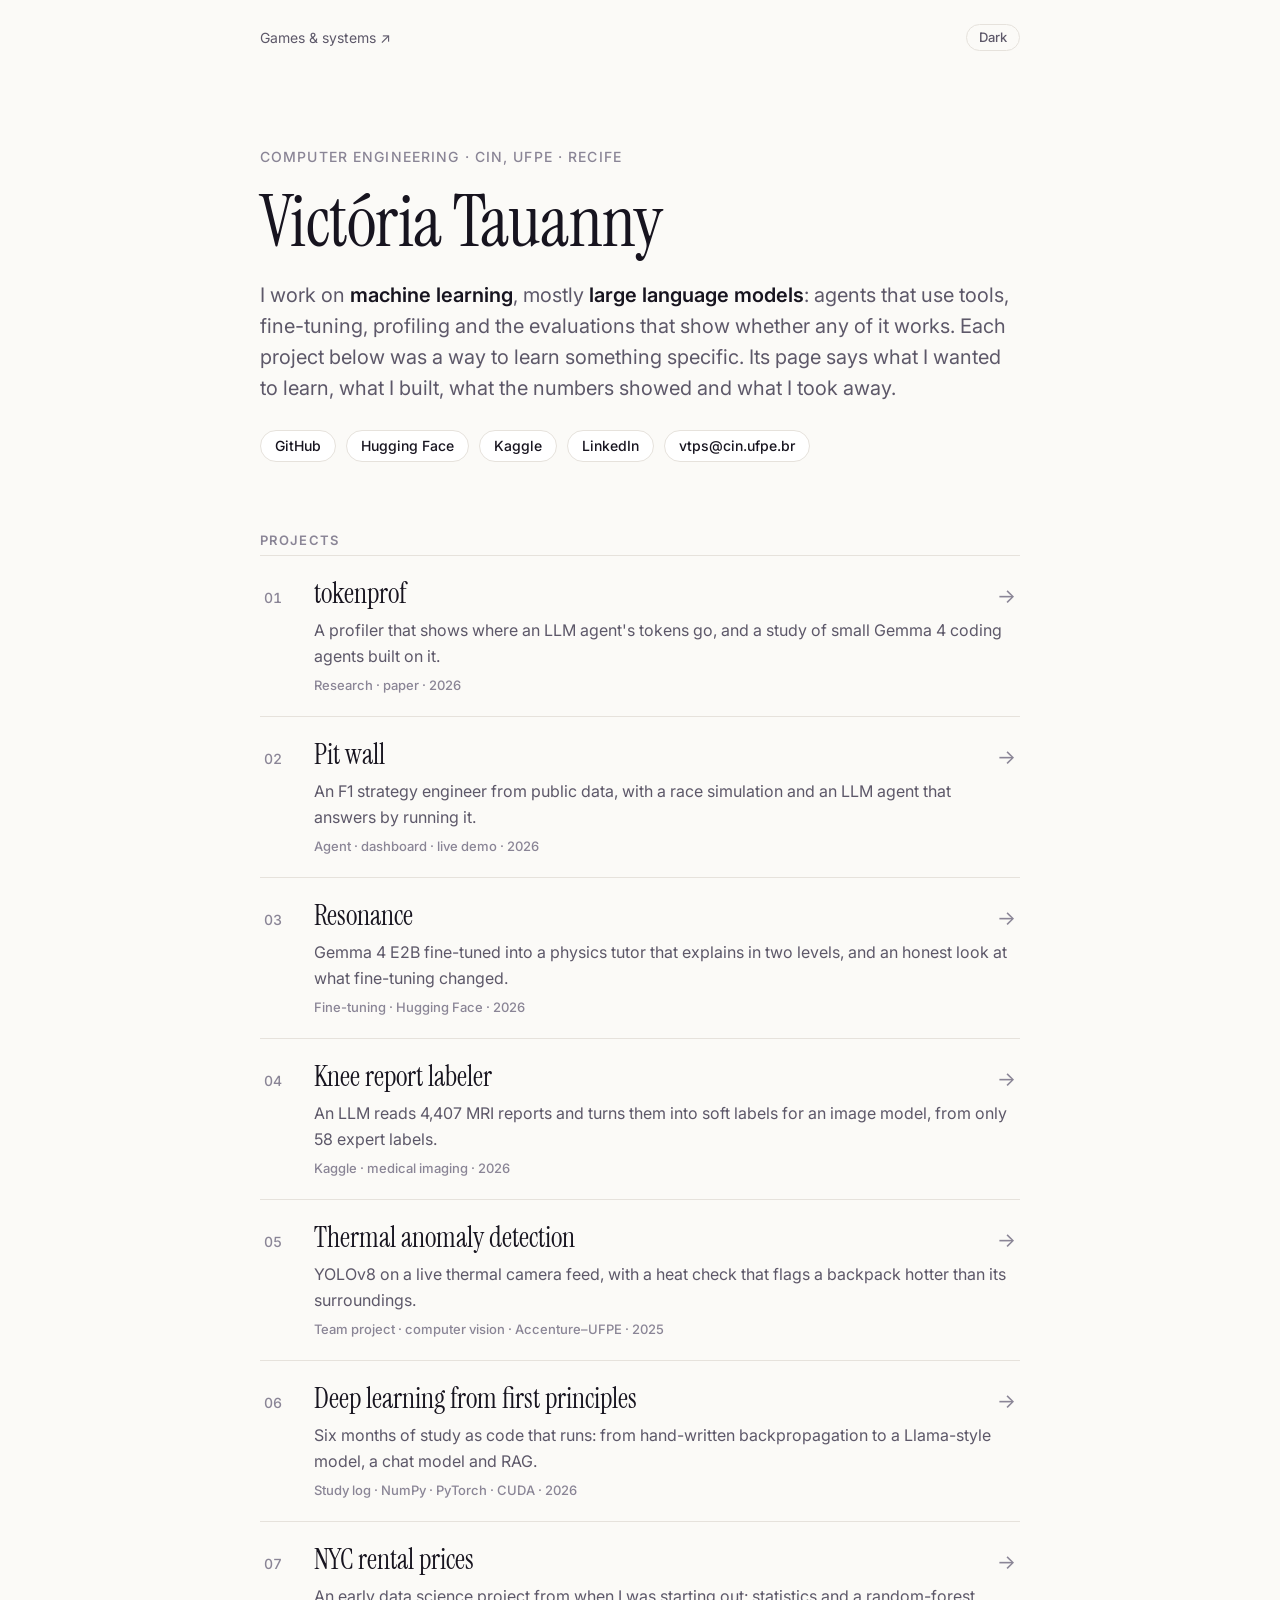
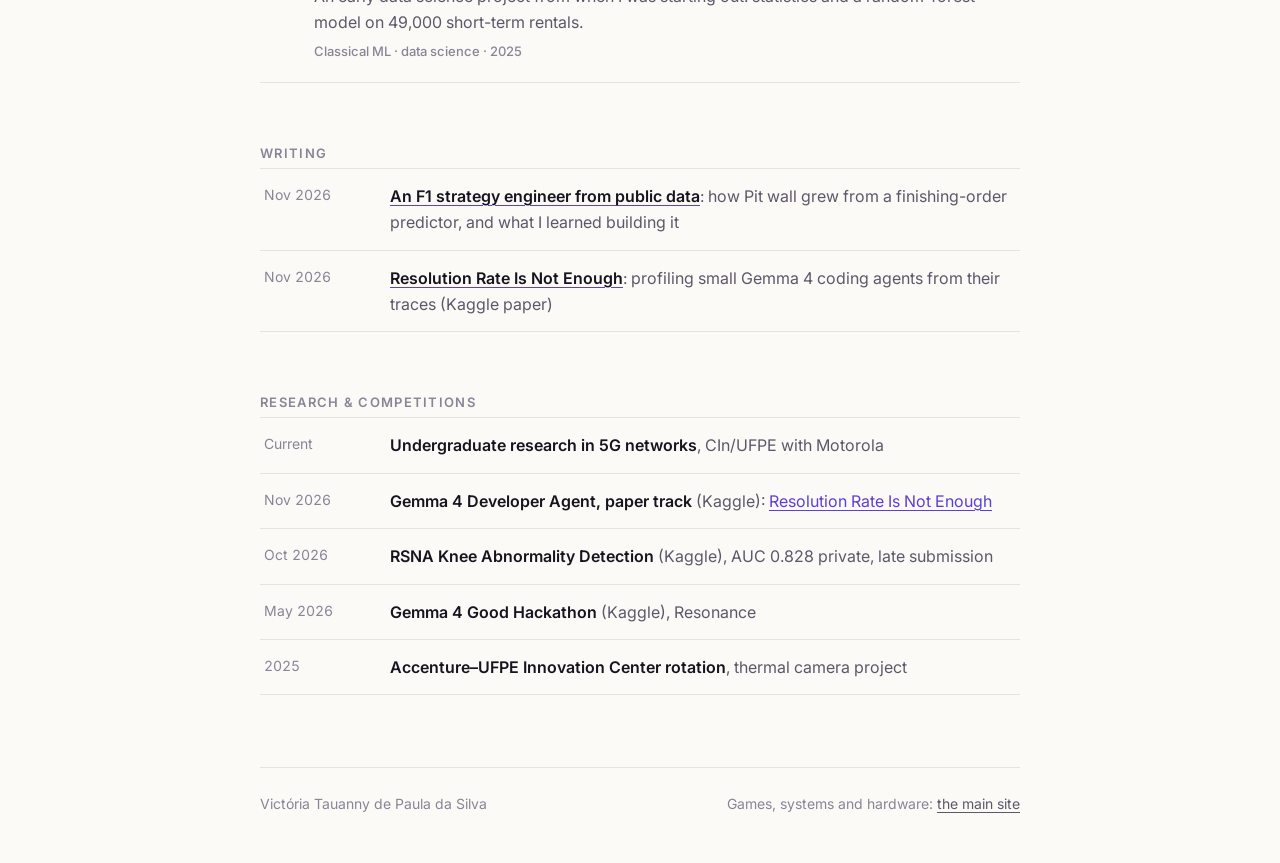
<file: ai/index.html>
<!doctype html>
<html lang="en">
<head>
<meta charset="utf-8">
<meta name="viewport" content="width=device-width, initial-scale=1">
<title>Victória Tauanny · AI &amp; ML</title>
<meta name="description" content="LLM agents, fine-tuning, profiling and evaluation: projects by Victória Tauanny.">
<link rel="preconnect" href="https://fonts.googleapis.com">
<link rel="preconnect" href="https://fonts.gstatic.com" crossorigin>
<link rel="stylesheet" href="https://fonts.googleapis.com/css2?family=Instrument+Serif&family=Inter:wght@400;500;600&display=swap">
<link rel="stylesheet" href="style.css">
<script>try{var t=localStorage.getItem("theme");if(t==="dark"||t==="light")document.documentElement.setAttribute("data-theme",t)}catch(e){}</script>
</head>
<body>
<div class="page">
  <div class="topbar">
    <a href="../">Games &amp; systems ↗</a>
    <button class="theme" id="theme-toggle" type="button" aria-label="Switch between light and dark theme">Dark</button>
  </div>

  <header class="hero">
    <div class="kicker">Computer Engineering · CIn, UFPE · Recife</div>
    <h1>Victória Tauanny</h1>
    <p class="lede">I work on <strong>machine learning</strong>, mostly <strong>large language models</strong>: agents that use tools, fine-tuning, profiling and the evaluations that show whether any of it works. Each project below was a way to learn something specific. Its page says what I wanted to learn, what I built, what the numbers showed and what I took away.</p>
    <div class="links">
      <a class="pill" href="https://github.com/victoriaT19" target="_blank" rel="noopener">GitHub</a>
      <a class="pill" href="https://huggingface.co/vtaua" target="_blank" rel="noopener">Hugging Face</a>
      <a class="pill" href="https://www.kaggle.com/victoriatauanny" target="_blank" rel="noopener">Kaggle</a>
      <a class="pill" href="https://www.linkedin.com/in/victoria-tauanny/" target="_blank" rel="noopener">LinkedIn</a>
      <a class="pill" href="mailto:vtps@cin.ufpe.br">vtps@cin.ufpe.br</a>
    </div>
  </header>

  <div class="section-label">Projects</div>
  <ul class="projects">
    <li><a href="tokenprof/">
      <span class="n">01</span><span class="t">tokenprof</span><span class="go" aria-hidden="true">→</span>
      <span class="d">A profiler that shows where an LLM agent's tokens go, and a study of small Gemma 4 coding agents built on it.</span>
      <span class="m">Research · paper · 2026</span>
    </a></li>
    <li><a href="pit-wall/">
      <span class="n">02</span><span class="t">Pit wall</span><span class="go" aria-hidden="true">→</span>
      <span class="d">An F1 strategy engineer from public data, with a race simulation and an LLM agent that answers by running it.</span>
      <span class="m">Agent · dashboard · live demo · 2026</span>
    </a></li>
    <li><a href="resonance/">
      <span class="n">03</span><span class="t">Resonance</span><span class="go" aria-hidden="true">→</span>
      <span class="d">Gemma 4 E2B fine-tuned into a physics tutor that explains in two levels, and an honest look at what fine-tuning changed.</span>
      <span class="m">Fine-tuning · Hugging Face · 2026</span>
    </a></li>
    <li><a href="knee-report-labeler/">
      <span class="n">04</span><span class="t">Knee report labeler</span><span class="go" aria-hidden="true">→</span>
      <span class="d">An LLM reads 4,407 MRI reports and turns them into soft labels for an image model, from only 58 expert labels.</span>
      <span class="m">Kaggle · medical imaging · 2026</span>
    </a></li>
    <li><a href="thermal-anomaly/">
      <span class="n">05</span><span class="t">Thermal anomaly detection</span><span class="go" aria-hidden="true">→</span>
      <span class="d">YOLOv8 on a live thermal camera feed, with a heat check that flags a backpack hotter than its surroundings.</span>
      <span class="m">Team project · computer vision · Accenture–UFPE · 2025</span>
    </a></li>
    <li><a href="deep-learning-from-scratch/">
      <span class="n">06</span><span class="t">Deep learning from first principles</span><span class="go" aria-hidden="true">→</span>
      <span class="d">Six months of study as code that runs: from hand-written backpropagation to a Llama-style model, a chat model and RAG.</span>
      <span class="m">Study log · NumPy · PyTorch · CUDA · 2026</span>
    </a></li>
    <li><a href="nyc-rental-prices/">
      <span class="n">07</span><span class="t">NYC rental prices</span><span class="go" aria-hidden="true">→</span>
      <span class="d">An early data science project from when I was starting out: statistics and a random-forest model on 49,000 short-term rentals.</span>
      <span class="m">Classical ML · data science · 2025</span>
    </a></li>
  </ul>

  <div class="section-label">Writing</div>
  <ul class="plain">
    <li><span class="when">Nov 2026</span><span class="what"><a href="writing/f1-pit-wall/"><b>An F1 strategy engineer from public data</b></a>: how Pit wall grew from a finishing-order predictor, and what I learned building it</span></li>
    <li><span class="when">Nov 2026</span><span class="what"><a href="https://www.kaggle.com/competitions/gemma-4-developer-agent-paper/writeups/resolution-rate-is-not-enough-profiling-small-gem" target="_blank" rel="noopener"><b>Resolution Rate Is Not Enough</b></a>: profiling small Gemma 4 coding agents from their traces (Kaggle paper)</span></li>
  </ul>

  <div class="section-label">Research &amp; competitions</div>
  <ul class="plain">
    <li><span class="when">Current</span><span class="what"><b>Undergraduate research in 5G networks</b>, CIn/UFPE with Motorola</span></li>
    <li><span class="when">Nov 2026</span><span class="what"><b>Gemma 4 Developer Agent, paper track</b> (Kaggle): <a href="https://www.kaggle.com/competitions/gemma-4-developer-agent-paper/writeups/resolution-rate-is-not-enough-profiling-small-gem" target="_blank" rel="noopener">Resolution Rate Is Not Enough</a></span></li>
    <li><span class="when">Oct 2026</span><span class="what"><b>RSNA Knee Abnormality Detection</b> (Kaggle), AUC 0.828 private, late submission</span></li>
    <li><span class="when">May 2026</span><span class="what"><b>Gemma 4 Good Hackathon</b> (Kaggle), Resonance</span></li>
    <li><span class="when">2025</span><span class="what"><b>Accenture–UFPE Innovation Center rotation</b>, thermal camera project</span></li>
  </ul>

  <footer>
    <span>Victória Tauanny de Paula da Silva</span>
    <span>Games, systems and hardware: <a href="../">the main site</a></span>
  </footer>
</div>
<script src="site.js"></script>
</body>
</html>
</file>
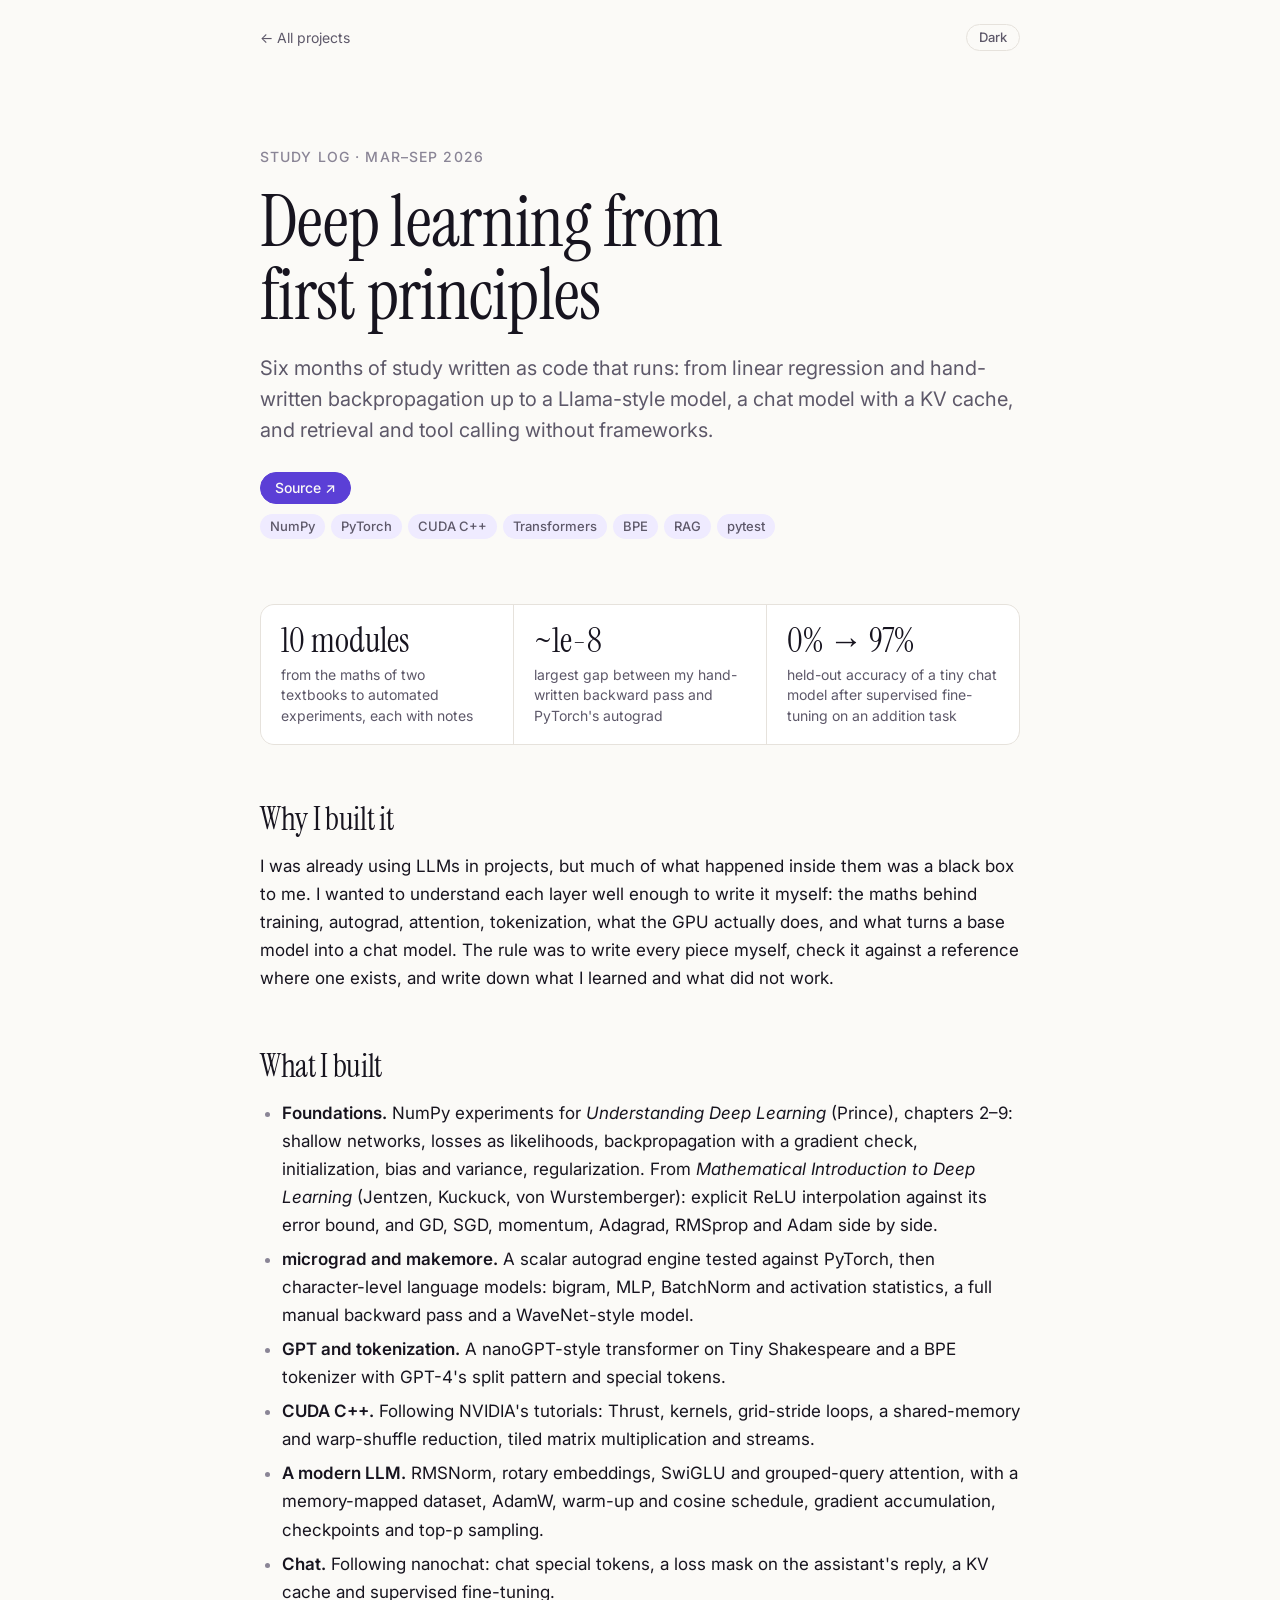
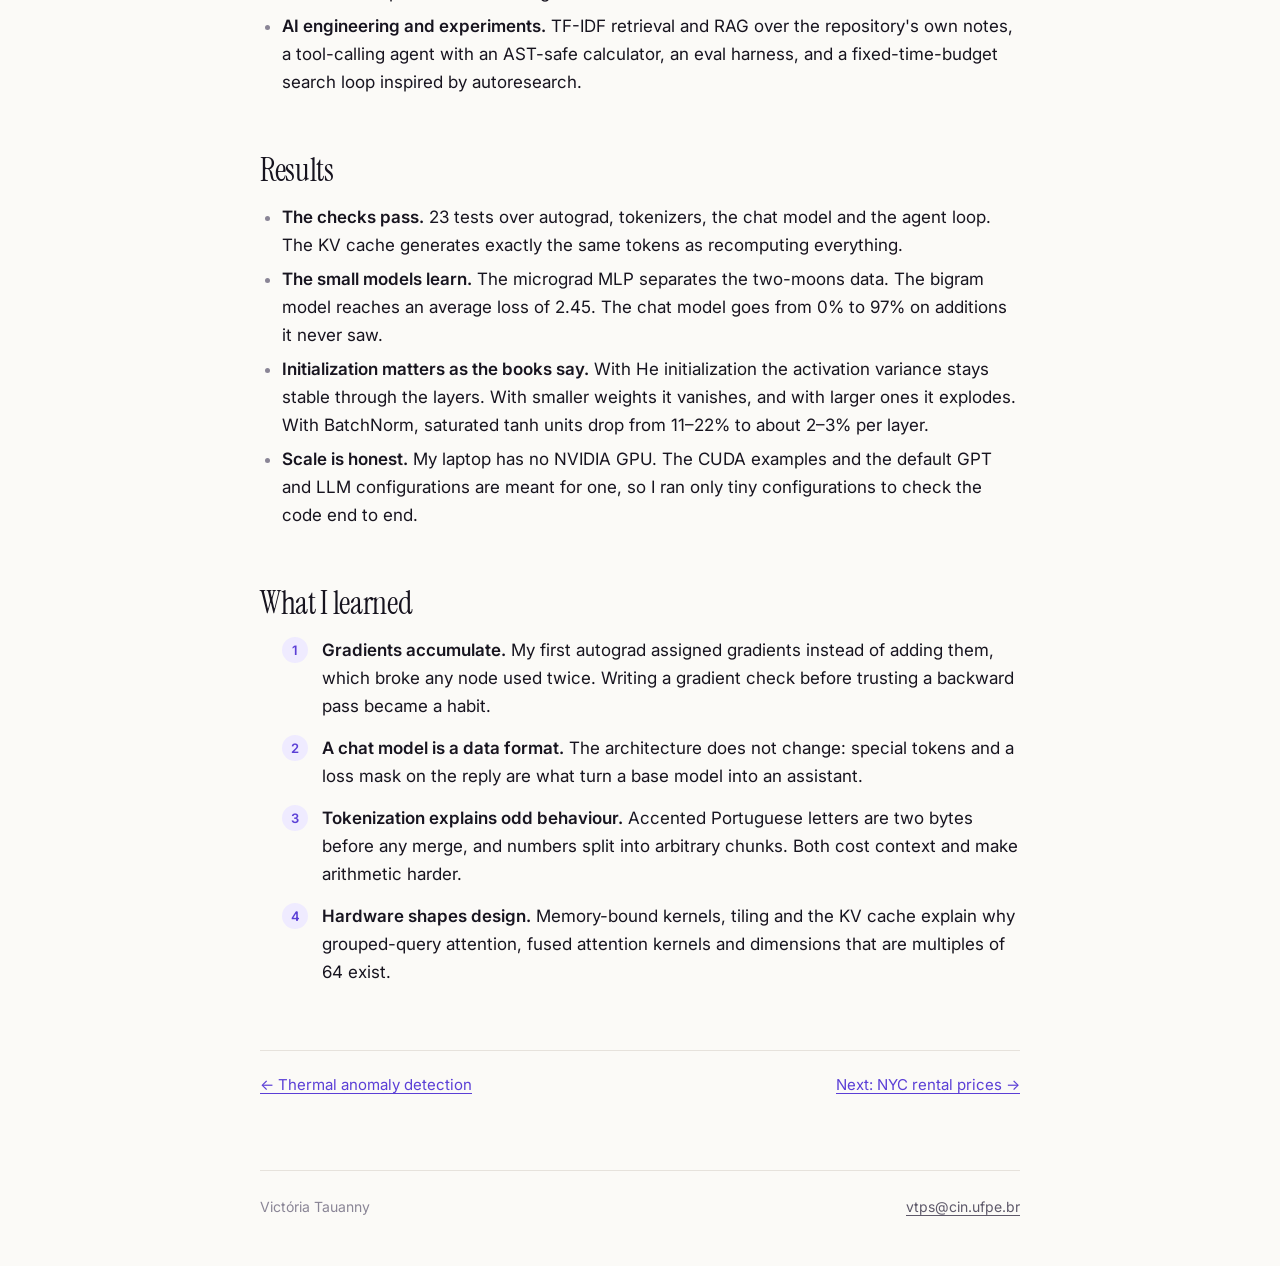
<file: ai/deep-learning-from-scratch/index.html>
<!doctype html>
<html lang="en">
<head>
<meta charset="utf-8">
<meta name="viewport" content="width=device-width, initial-scale=1">
<title>Deep learning from first principles · Victória Tauanny</title>
<meta name="description" content="A study repository that rebuilds deep learning from the maths up to training and fine-tuning small language models.">
<link rel="preconnect" href="https://fonts.googleapis.com">
<link rel="preconnect" href="https://fonts.gstatic.com" crossorigin>
<link rel="stylesheet" href="https://fonts.googleapis.com/css2?family=Instrument+Serif&family=Inter:wght@400;500;600&display=swap">
<link rel="stylesheet" href="../style.css">
<script>try{var t=localStorage.getItem("theme");if(t==="dark"||t==="light")document.documentElement.setAttribute("data-theme",t)}catch(e){}</script>
</head>
<body>
<div class="page">
  <div class="topbar">
    <a class="back" href="../">← All projects</a>
    <button class="theme" id="theme-toggle" type="button" aria-label="Switch between light and dark theme">Dark</button>
  </div>

  <header class="hero">
    <div class="kicker">Study log · Mar–Sep 2026</div>
    <h1>Deep learning from first principles</h1>
    <p class="lede">Six months of study written as code that runs: from linear regression and hand-written backpropagation up to a Llama-style model, a chat model with a KV cache, and retrieval and tool calling without frameworks.</p>
    <div class="links">
      <a class="pill primary" href="https://github.com/victoriaT19/deep-learning-from-scratch" target="_blank" rel="noopener">Source ↗</a>
    </div>
    <ul class="tags"><li>NumPy</li><li>PyTorch</li><li>CUDA C++</li><li>Transformers</li><li>BPE</li><li>RAG</li><li>pytest</li></ul>
  </header>

  <div class="facts">
    <div class="fact"><b>10 modules</b><span>from the maths of two textbooks to automated experiments, each with notes</span></div>
    <div class="fact"><b>~1e-8</b><span>largest gap between my hand-written backward pass and PyTorch's autograd</span></div>
    <div class="fact"><b>0% → 97%</b><span>held-out accuracy of a tiny chat model after supervised fine-tuning on an addition task</span></div>
  </div>

  <article class="prose">
    <h2>Why I built it</h2>
    <p>I was already using LLMs in projects, but much of what happened inside them was a black box to me. I wanted to understand each layer well enough to write it myself: the maths behind training, autograd, attention, tokenization, what the GPU actually does, and what turns a base model into a chat model. The rule was to write every piece myself, check it against a reference where one exists, and write down what I learned and what did not work.</p>

    <h2>What I built</h2>
    <ul>
      <li><strong>Foundations.</strong> NumPy experiments for <em>Understanding Deep Learning</em> (Prince), chapters 2–9: shallow networks, losses as likelihoods, backpropagation with a gradient check, initialization, bias and variance, regularization. From <em>Mathematical Introduction to Deep Learning</em> (Jentzen, Kuckuck, von Wurstemberger): explicit ReLU interpolation against its error bound, and GD, SGD, momentum, Adagrad, RMSprop and Adam side by side.</li>
      <li><strong>micrograd and makemore.</strong> A scalar autograd engine tested against PyTorch, then character-level language models: bigram, MLP, BatchNorm and activation statistics, a full manual backward pass and a WaveNet-style model.</li>
      <li><strong>GPT and tokenization.</strong> A nanoGPT-style transformer on Tiny Shakespeare and a BPE tokenizer with GPT-4's split pattern and special tokens.</li>
      <li><strong>CUDA C++.</strong> Following NVIDIA's tutorials: Thrust, kernels, grid-stride loops, a shared-memory and warp-shuffle reduction, tiled matrix multiplication and streams.</li>
      <li><strong>A modern LLM.</strong> RMSNorm, rotary embeddings, SwiGLU and grouped-query attention, with a memory-mapped dataset, AdamW, warm-up and cosine schedule, gradient accumulation, checkpoints and top-p sampling.</li>
      <li><strong>Chat.</strong> Following nanochat: chat special tokens, a loss mask on the assistant's reply, a KV cache and supervised fine-tuning.</li>
      <li><strong>AI engineering and experiments.</strong> TF-IDF retrieval and RAG over the repository's own notes, a tool-calling agent with an AST-safe calculator, an eval harness, and a fixed-time-budget search loop inspired by autoresearch.</li>
    </ul>

    <h2>Results</h2>
    <ul>
      <li><strong>The checks pass.</strong> 23 tests over autograd, tokenizers, the chat model and the agent loop. The KV cache generates exactly the same tokens as recomputing everything.</li>
      <li><strong>The small models learn.</strong> The micrograd MLP separates the two-moons data. The bigram model reaches an average loss of 2.45. The chat model goes from 0% to 97% on additions it never saw.</li>
      <li><strong>Initialization matters as the books say.</strong> With He initialization the activation variance stays stable through the layers. With smaller weights it vanishes, and with larger ones it explodes. With BatchNorm, saturated tanh units drop from 11–22% to about 2–3% per layer.</li>
      <li><strong>Scale is honest.</strong> My laptop has no NVIDIA GPU. The CUDA examples and the default GPT and LLM configurations are meant for one, so I ran only tiny configurations to check the code end to end.</li>
    </ul>

    <h2>What I learned</h2>
    <ol class="learned">
      <li><strong>Gradients accumulate.</strong> My first autograd assigned gradients instead of adding them, which broke any node used twice. Writing a gradient check before trusting a backward pass became a habit.</li>
      <li><strong>A chat model is a data format.</strong> The architecture does not change: special tokens and a loss mask on the reply are what turn a base model into an assistant.</li>
      <li><strong>Tokenization explains odd behaviour.</strong> Accented Portuguese letters are two bytes before any merge, and numbers split into arbitrary chunks. Both cost context and make arithmetic harder.</li>
      <li><strong>Hardware shapes design.</strong> Memory-bound kernels, tiling and the KV cache explain why grouped-query attention, fused attention kernels and dimensions that are multiples of 64 exist.</li>
    </ol>
  </article>

  <nav class="next" aria-label="More projects">
    <a href="../thermal-anomaly/">← Thermal anomaly detection</a>
    <a href="../nyc-rental-prices/">Next: NYC rental prices →</a>
  </nav>
  <footer>
    <span>Victória Tauanny</span>
    <span><a href="mailto:vtps@cin.ufpe.br">vtps@cin.ufpe.br</a></span>
  </footer>
</div>
<script src="../site.js"></script>
</body>
</html>
</file>
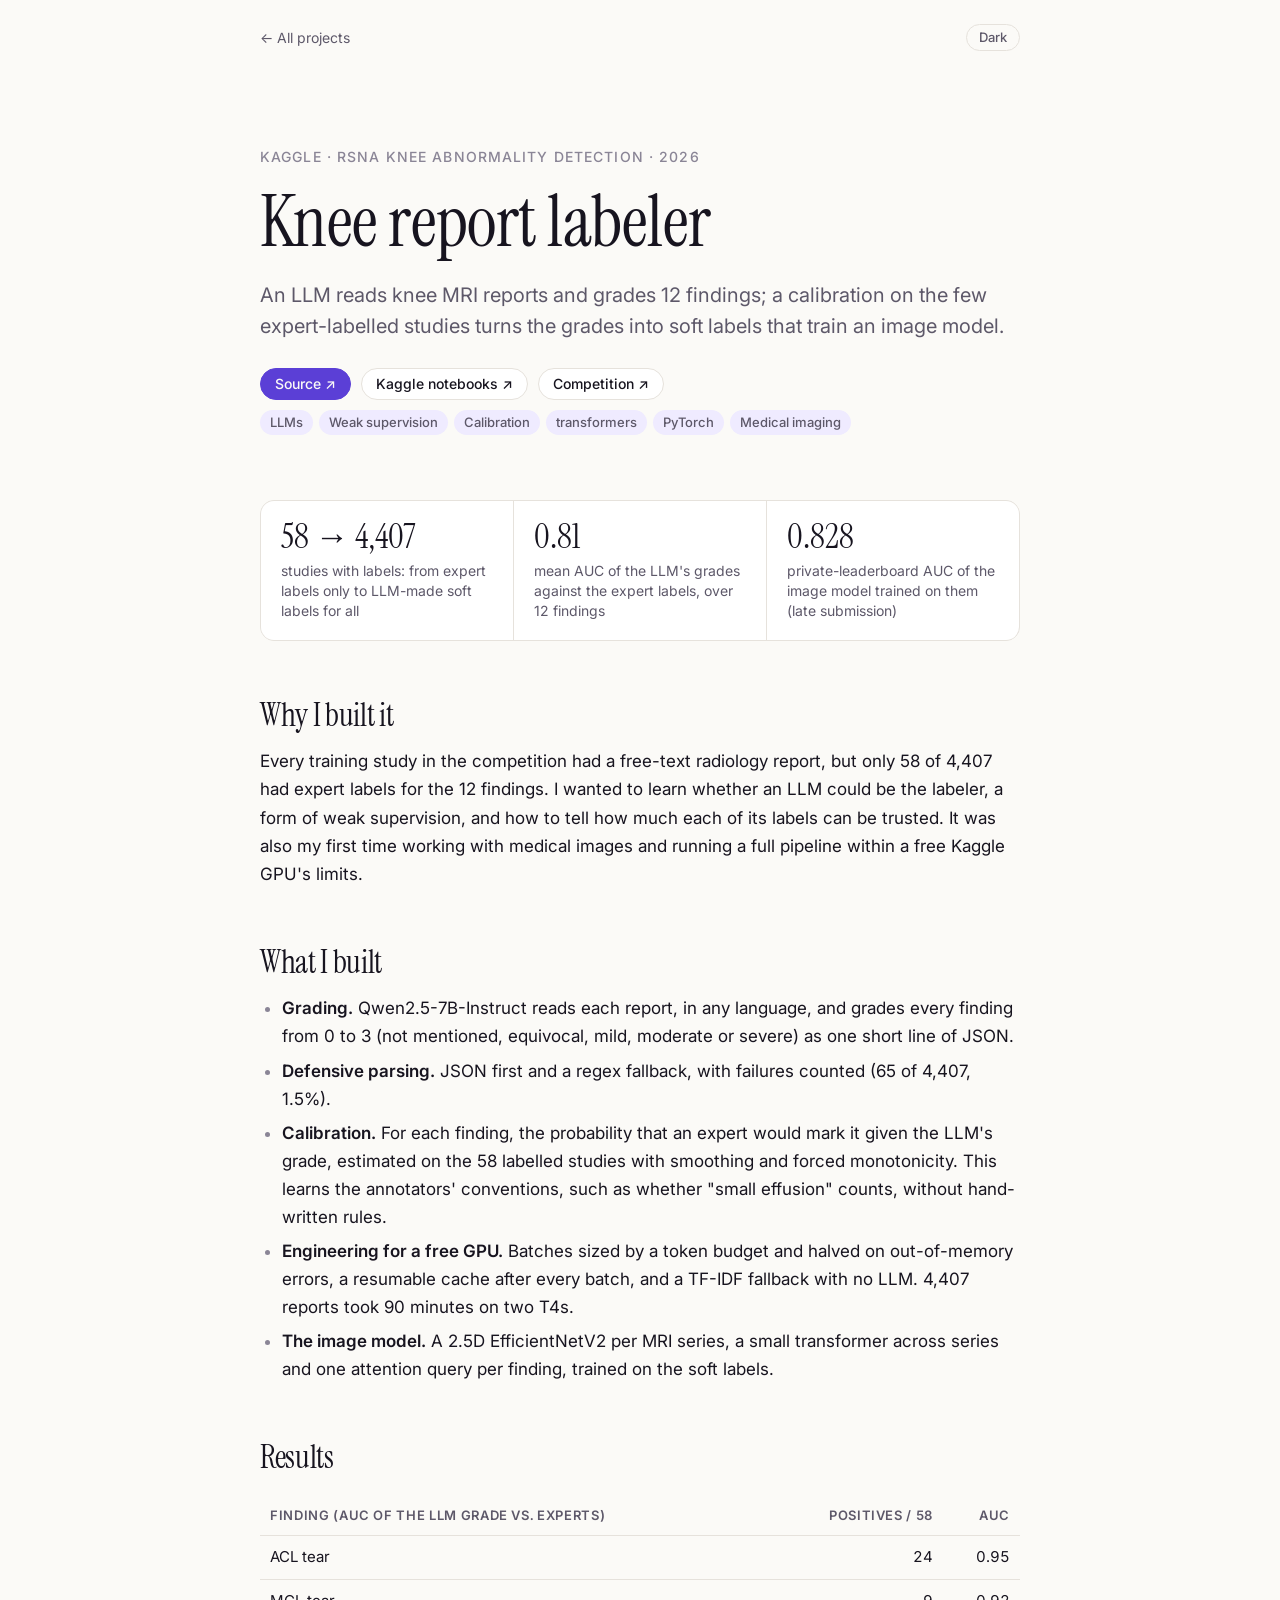
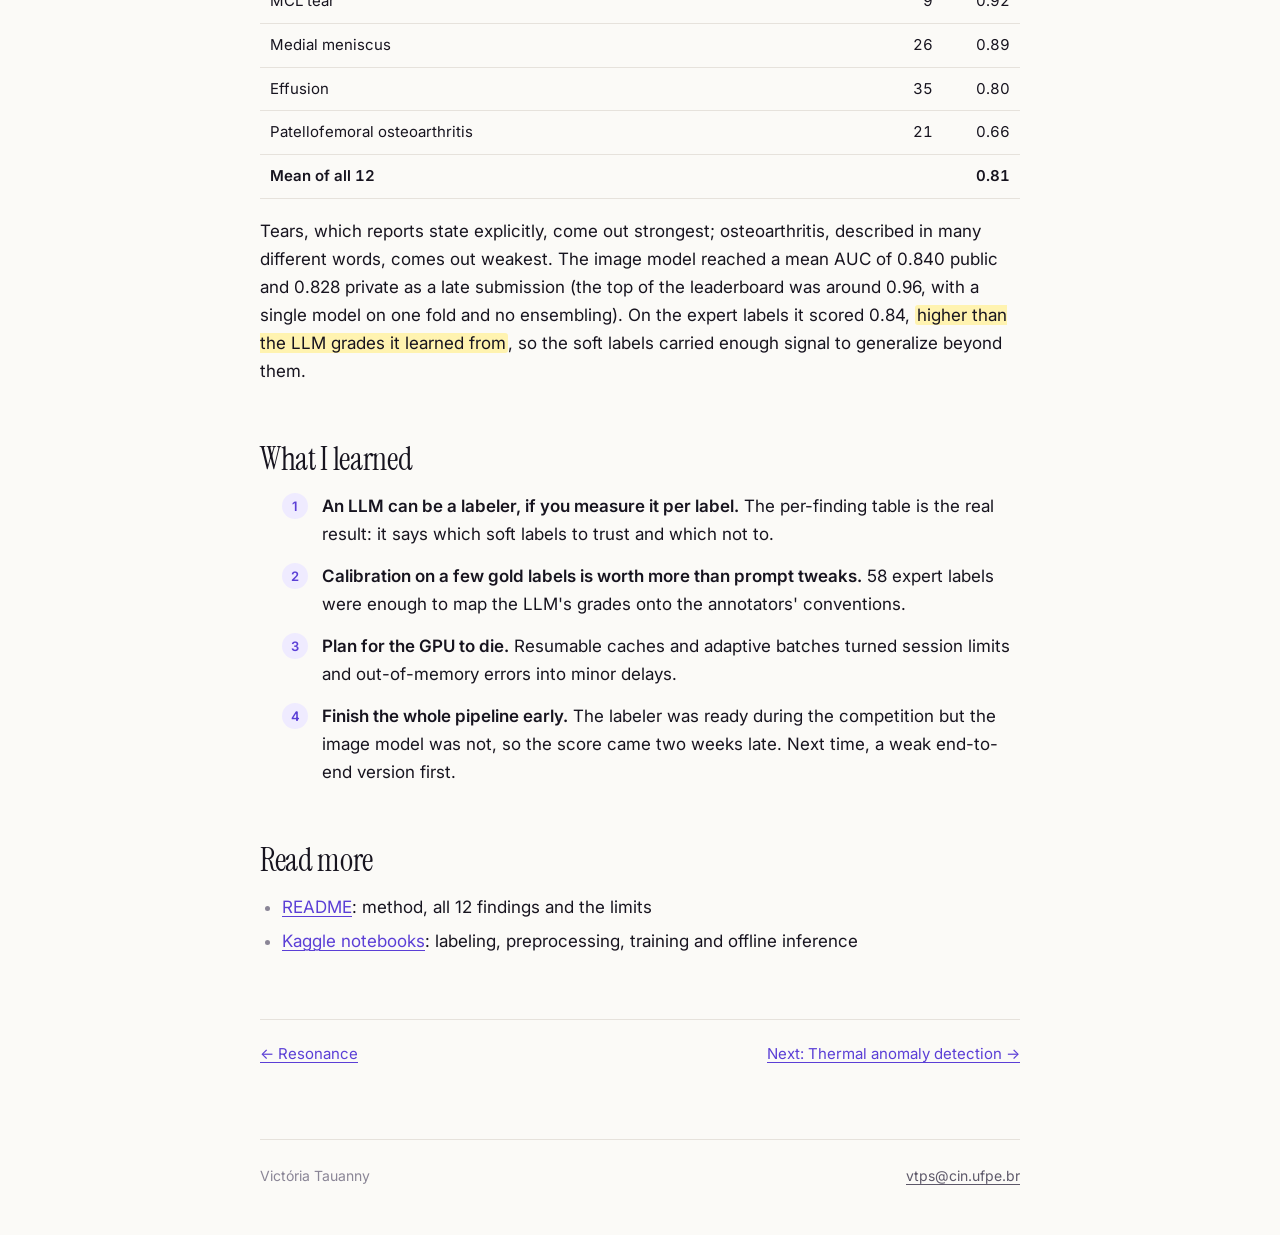
<file: ai/knee-report-labeler/index.html>
<!doctype html>
<html lang="en">
<head>
<meta charset="utf-8">
<meta name="viewport" content="width=device-width, initial-scale=1">
<title>Knee report labeler · Victória Tauanny</title>
<meta name="description" content="An LLM turns 4,407 knee MRI reports into soft labels for an image model, from only 58 expert labels.">
<link rel="preconnect" href="https://fonts.googleapis.com">
<link rel="preconnect" href="https://fonts.gstatic.com" crossorigin>
<link rel="stylesheet" href="https://fonts.googleapis.com/css2?family=Instrument+Serif&family=Inter:wght@400;500;600&display=swap">
<link rel="stylesheet" href="../style.css">
<script>try{var t=localStorage.getItem("theme");if(t==="dark"||t==="light")document.documentElement.setAttribute("data-theme",t)}catch(e){}</script>
</head>
<body>
<div class="page">
  <div class="topbar">
    <a class="back" href="../">← All projects</a>
    <button class="theme" id="theme-toggle" type="button" aria-label="Switch between light and dark theme">Dark</button>
  </div>

  <header class="hero">
    <div class="kicker">Kaggle · RSNA Knee Abnormality Detection · 2026</div>
    <h1>Knee report labeler</h1>
    <p class="lede">An LLM reads knee MRI reports and grades 12 findings; a calibration on the few expert-labelled studies turns the grades into soft labels that train an image model.</p>
    <div class="links">
      <a class="pill primary" href="https://github.com/victoriaT19/knee-report-labeler" target="_blank" rel="noopener">Source ↗</a>
      <a class="pill" href="https://www.kaggle.com/code/victoriatauanny/01-label-reports" target="_blank" rel="noopener">Kaggle notebooks ↗</a>
      <a class="pill" href="https://www.kaggle.com/competitions/rsna-knee-abnormality-detection" target="_blank" rel="noopener">Competition ↗</a>
    </div>
    <ul class="tags"><li>LLMs</li><li>Weak supervision</li><li>Calibration</li><li>transformers</li><li>PyTorch</li><li>Medical imaging</li></ul>
  </header>

  <div class="facts">
    <div class="fact"><b>58 → 4,407</b><span>studies with labels: from expert labels only to LLM-made soft labels for all</span></div>
    <div class="fact"><b>0.81</b><span>mean AUC of the LLM's grades against the expert labels, over 12 findings</span></div>
    <div class="fact"><b>0.828</b><span>private-leaderboard AUC of the image model trained on them (late submission)</span></div>
  </div>

  <article class="prose">
    <h2>Why I built it</h2>
    <p>Every training study in the competition had a free-text radiology report, but only 58 of 4,407 had expert labels for the 12 findings. I wanted to learn whether an LLM could be the labeler, a form of weak supervision, and how to tell how much each of its labels can be trusted. It was also my first time working with medical images and running a full pipeline within a free Kaggle GPU's limits.</p>

    <h2>What I built</h2>
    <ul>
      <li><strong>Grading.</strong> Qwen2.5-7B-Instruct reads each report, in any language, and grades every finding from 0 to 3 (not mentioned, equivocal, mild, moderate or severe) as one short line of JSON.</li>
      <li><strong>Defensive parsing.</strong> JSON first and a regex fallback, with failures counted (65 of 4,407, 1.5%).</li>
      <li><strong>Calibration.</strong> For each finding, the probability that an expert would mark it given the LLM's grade, estimated on the 58 labelled studies with smoothing and forced monotonicity. This learns the annotators' conventions, such as whether "small effusion" counts, without hand-written rules.</li>
      <li><strong>Engineering for a free GPU.</strong> Batches sized by a token budget and halved on out-of-memory errors, a resumable cache after every batch, and a TF-IDF fallback with no LLM. 4,407 reports took 90 minutes on two T4s.</li>
      <li><strong>The image model.</strong> A 2.5D EfficientNetV2 per MRI series, a small transformer across series and one attention query per finding, trained on the soft labels.</li>
    </ul>

    <h2>Results</h2>
    <div class="table-wrap"><table>
      <thead><tr><th>Finding (AUC of the LLM grade vs. experts)</th><th class="num">positives / 58</th><th class="num">AUC</th></tr></thead>
      <tbody>
        <tr><td>ACL tear</td><td class="num">24</td><td class="num">0.95</td></tr>
        <tr><td>MCL tear</td><td class="num">9</td><td class="num">0.92</td></tr>
        <tr><td>Medial meniscus</td><td class="num">26</td><td class="num">0.89</td></tr>
        <tr><td>Effusion</td><td class="num">35</td><td class="num">0.80</td></tr>
        <tr><td>Patellofemoral osteoarthritis</td><td class="num">21</td><td class="num">0.66</td></tr>
        <tr><td><strong>Mean of all 12</strong></td><td class="num"></td><td class="num"><strong>0.81</strong></td></tr>
      </tbody>
    </table></div>
    <p>Tears, which reports state explicitly, come out strongest; osteoarthritis, described in many different words, comes out weakest. The image model reached a mean AUC of 0.840 public and 0.828 private as a late submission (the top of the leaderboard was around 0.96, with a single model on one fold and no ensembling). On the expert labels it scored 0.84, <mark>higher than the LLM grades it learned from</mark>, so the soft labels carried enough signal to generalize beyond them.</p>

    <h2>What I learned</h2>
    <ol class="learned">
      <li><strong>An LLM can be a labeler, if you measure it per label.</strong> The per-finding table is the real result: it says which soft labels to trust and which not to.</li>
      <li><strong>Calibration on a few gold labels is worth more than prompt tweaks.</strong> 58 expert labels were enough to map the LLM's grades onto the annotators' conventions.</li>
      <li><strong>Plan for the GPU to die.</strong> Resumable caches and adaptive batches turned session limits and out-of-memory errors into minor delays.</li>
      <li><strong>Finish the whole pipeline early.</strong> The labeler was ready during the competition but the image model was not, so the score came two weeks late. Next time, a weak end-to-end version first.</li>
    </ol>

    <h2>Read more</h2>
    <ul>
      <li><a href="https://github.com/victoriaT19/knee-report-labeler" target="_blank" rel="noopener">README</a>: method, all 12 findings and the limits</li>
      <li><a href="https://www.kaggle.com/code/victoriatauanny/01-label-reports" target="_blank" rel="noopener">Kaggle notebooks</a>: labeling, preprocessing, training and offline inference</li>
    </ul>
  </article>

  <nav class="next" aria-label="More projects">
    <a href="../resonance/">← Resonance</a>
    <a href="../thermal-anomaly/">Next: Thermal anomaly detection →</a>
  </nav>
  <footer>
    <span>Victória Tauanny</span>
    <span><a href="mailto:vtps@cin.ufpe.br">vtps@cin.ufpe.br</a></span>
  </footer>
</div>
<script src="../site.js"></script>
</body>
</html>
</file>
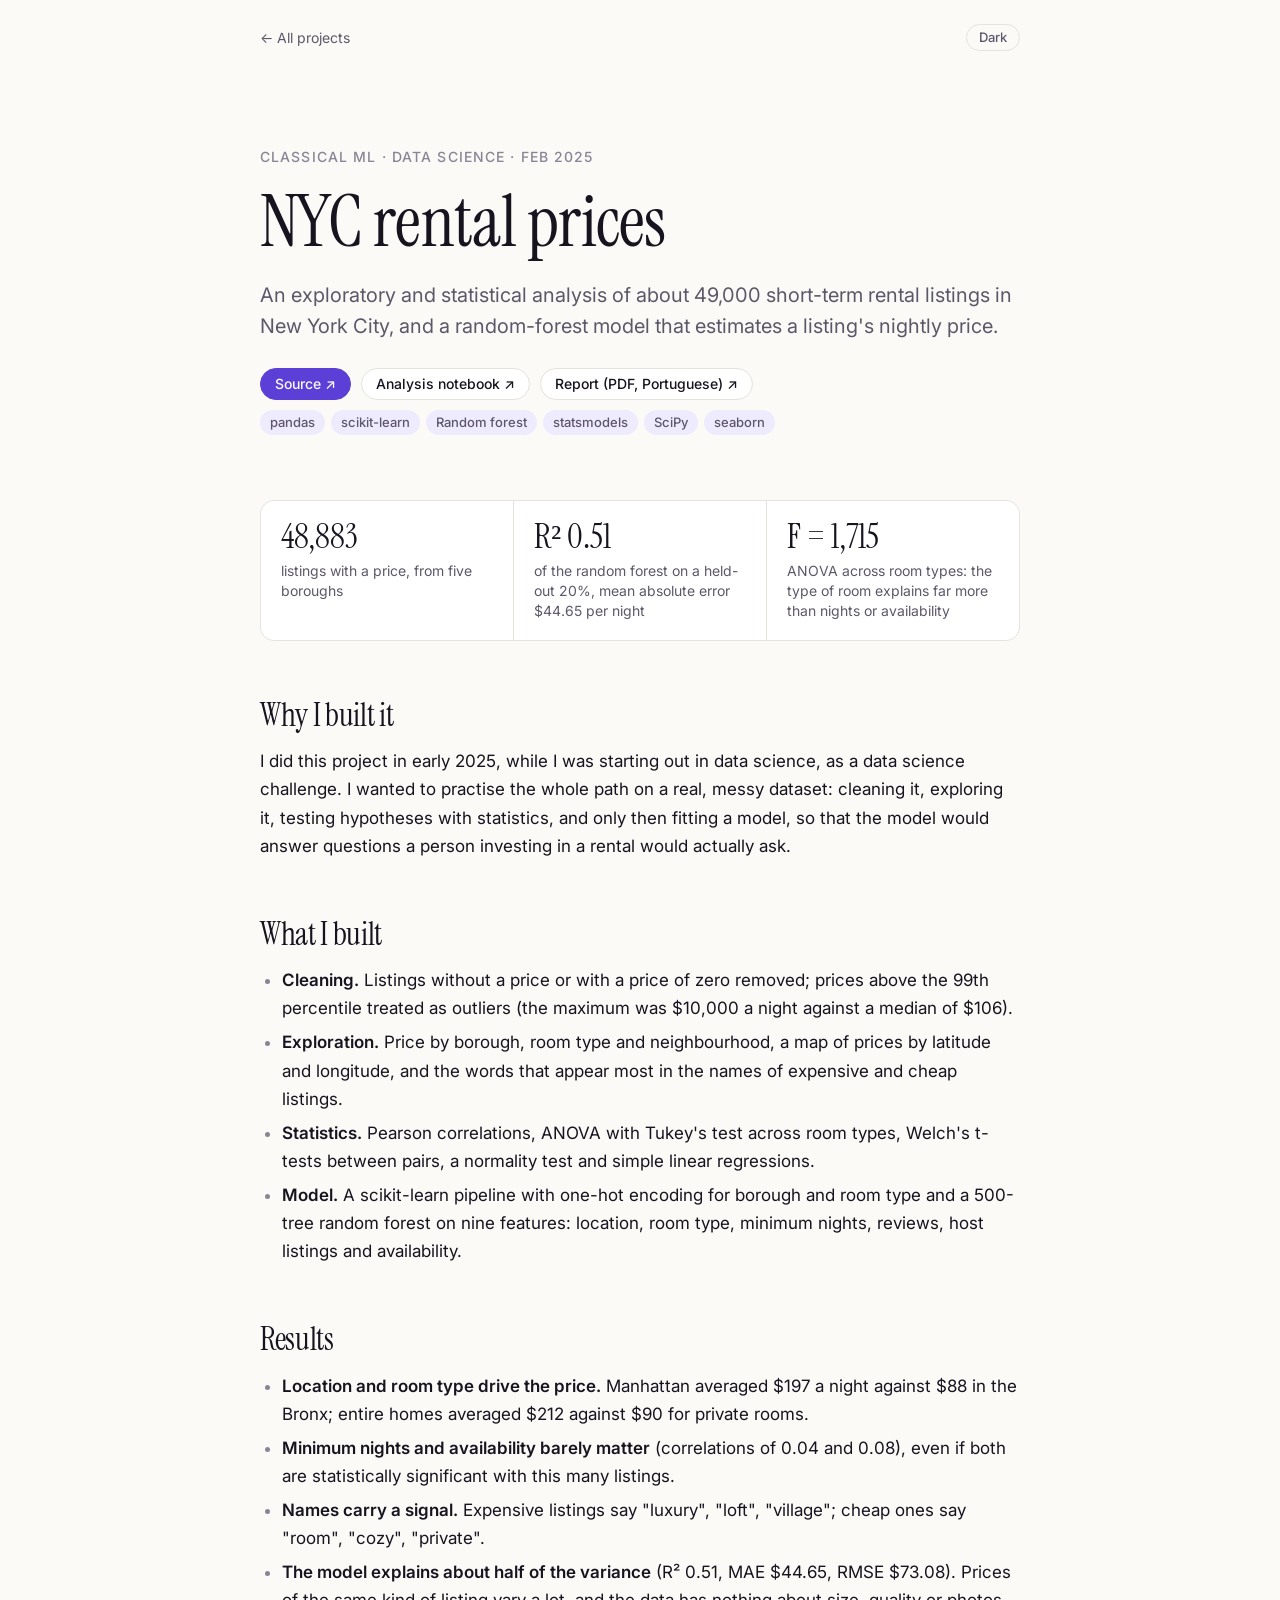
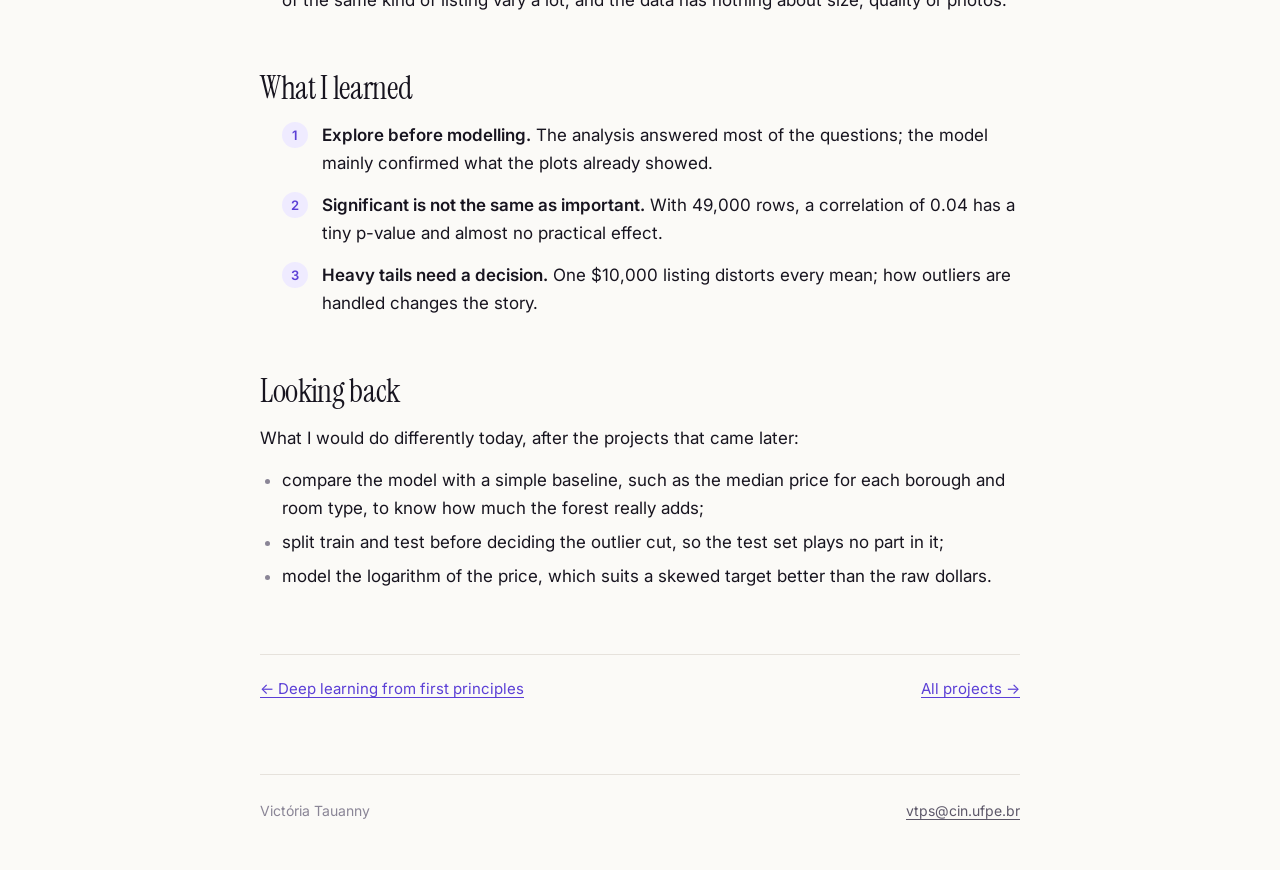
<file: ai/nyc-rental-prices/index.html>
<!doctype html>
<html lang="en">
<head>
<meta charset="utf-8">
<meta name="viewport" content="width=device-width, initial-scale=1">
<title>NYC rental prices · Victória Tauanny</title>
<meta name="description" content="Exploratory analysis and a random-forest price model for short-term rentals in New York City.">
<link rel="preconnect" href="https://fonts.googleapis.com">
<link rel="preconnect" href="https://fonts.gstatic.com" crossorigin>
<link rel="stylesheet" href="https://fonts.googleapis.com/css2?family=Instrument+Serif&family=Inter:wght@400;500;600&display=swap">
<link rel="stylesheet" href="../style.css">
<script>try{var t=localStorage.getItem("theme");if(t==="dark"||t==="light")document.documentElement.setAttribute("data-theme",t)}catch(e){}</script>
</head>
<body>
<div class="page">
  <div class="topbar">
    <a class="back" href="../">← All projects</a>
    <button class="theme" id="theme-toggle" type="button" aria-label="Switch between light and dark theme">Dark</button>
  </div>

  <header class="hero">
    <div class="kicker">Classical ML · data science · Feb 2025</div>
    <h1>NYC rental prices</h1>
    <p class="lede">An exploratory and statistical analysis of about 49,000 short-term rental listings in New York City, and a random-forest model that estimates a listing's nightly price.</p>
    <div class="links">
      <a class="pill primary" href="https://github.com/victoriaT19/Predicao_de_preco_de_aluguel" target="_blank" rel="noopener">Source ↗</a>
      <a class="pill" href="https://github.com/victoriaT19/Predicao_de_preco_de_aluguel/blob/main/notebooks/EDA.ipynb" target="_blank" rel="noopener">Analysis notebook ↗</a>
      <a class="pill" href="https://github.com/victoriaT19/Predicao_de_preco_de_aluguel/blob/main/docs/relatorio.pdf" target="_blank" rel="noopener">Report (PDF, Portuguese) ↗</a>
    </div>
    <ul class="tags"><li>pandas</li><li>scikit-learn</li><li>Random forest</li><li>statsmodels</li><li>SciPy</li><li>seaborn</li></ul>
  </header>

  <div class="facts">
    <div class="fact"><b>48,883</b><span>listings with a price, from five boroughs</span></div>
    <div class="fact"><b>R² 0.51</b><span>of the random forest on a held-out 20%, mean absolute error $44.65 per night</span></div>
    <div class="fact"><b>F = 1,715</b><span>ANOVA across room types: the type of room explains far more than nights or availability</span></div>
  </div>

  <article class="prose">
    <h2>Why I built it</h2>
    <p>I did this project in early 2025, while I was starting out in data science, as a data science challenge. I wanted to practise the whole path on a real, messy dataset: cleaning it, exploring it, testing hypotheses with statistics, and only then fitting a model, so that the model would answer questions a person investing in a rental would actually ask.</p>

    <h2>What I built</h2>
    <ul>
      <li><strong>Cleaning.</strong> Listings without a price or with a price of zero removed; prices above the 99th percentile treated as outliers (the maximum was $10,000 a night against a median of $106).</li>
      <li><strong>Exploration.</strong> Price by borough, room type and neighbourhood, a map of prices by latitude and longitude, and the words that appear most in the names of expensive and cheap listings.</li>
      <li><strong>Statistics.</strong> Pearson correlations, ANOVA with Tukey's test across room types, Welch's t-tests between pairs, a normality test and simple linear regressions.</li>
      <li><strong>Model.</strong> A scikit-learn pipeline with one-hot encoding for borough and room type and a 500-tree random forest on nine features: location, room type, minimum nights, reviews, host listings and availability.</li>
    </ul>

    <h2>Results</h2>
    <ul>
      <li><strong>Location and room type drive the price.</strong> Manhattan averaged $197 a night against $88 in the Bronx; entire homes averaged $212 against $90 for private rooms.</li>
      <li><strong>Minimum nights and availability barely matter</strong> (correlations of 0.04 and 0.08), even if both are statistically significant with this many listings.</li>
      <li><strong>Names carry a signal.</strong> Expensive listings say "luxury", "loft", "village"; cheap ones say "room", "cozy", "private".</li>
      <li><strong>The model explains about half of the variance</strong> (R² 0.51, MAE $44.65, RMSE $73.08). Prices of the same kind of listing vary a lot, and the data has nothing about size, quality or photos.</li>
    </ul>

    <h2>What I learned</h2>
    <ol class="learned">
      <li><strong>Explore before modelling.</strong> The analysis answered most of the questions; the model mainly confirmed what the plots already showed.</li>
      <li><strong>Significant is not the same as important.</strong> With 49,000 rows, a correlation of 0.04 has a tiny p-value and almost no practical effect.</li>
      <li><strong>Heavy tails need a decision.</strong> One $10,000 listing distorts every mean; how outliers are handled changes the story.</li>
    </ol>

    <h2>Looking back</h2>
    <p>What I would do differently today, after the projects that came later:</p>
    <ul>
      <li>compare the model with a simple baseline, such as the median price for each borough and room type, to know how much the forest really adds;</li>
      <li>split train and test before deciding the outlier cut, so the test set plays no part in it;</li>
      <li>model the logarithm of the price, which suits a skewed target better than the raw dollars.</li>
    </ul>
  </article>

  <nav class="next" aria-label="More projects">
    <a href="../deep-learning-from-scratch/">← Deep learning from first principles</a>
    <a href="../">All projects →</a>
  </nav>
  <footer>
    <span>Victória Tauanny</span>
    <span><a href="mailto:vtps@cin.ufpe.br">vtps@cin.ufpe.br</a></span>
  </footer>
</div>
<script src="../site.js"></script>
</body>
</html>
</file>
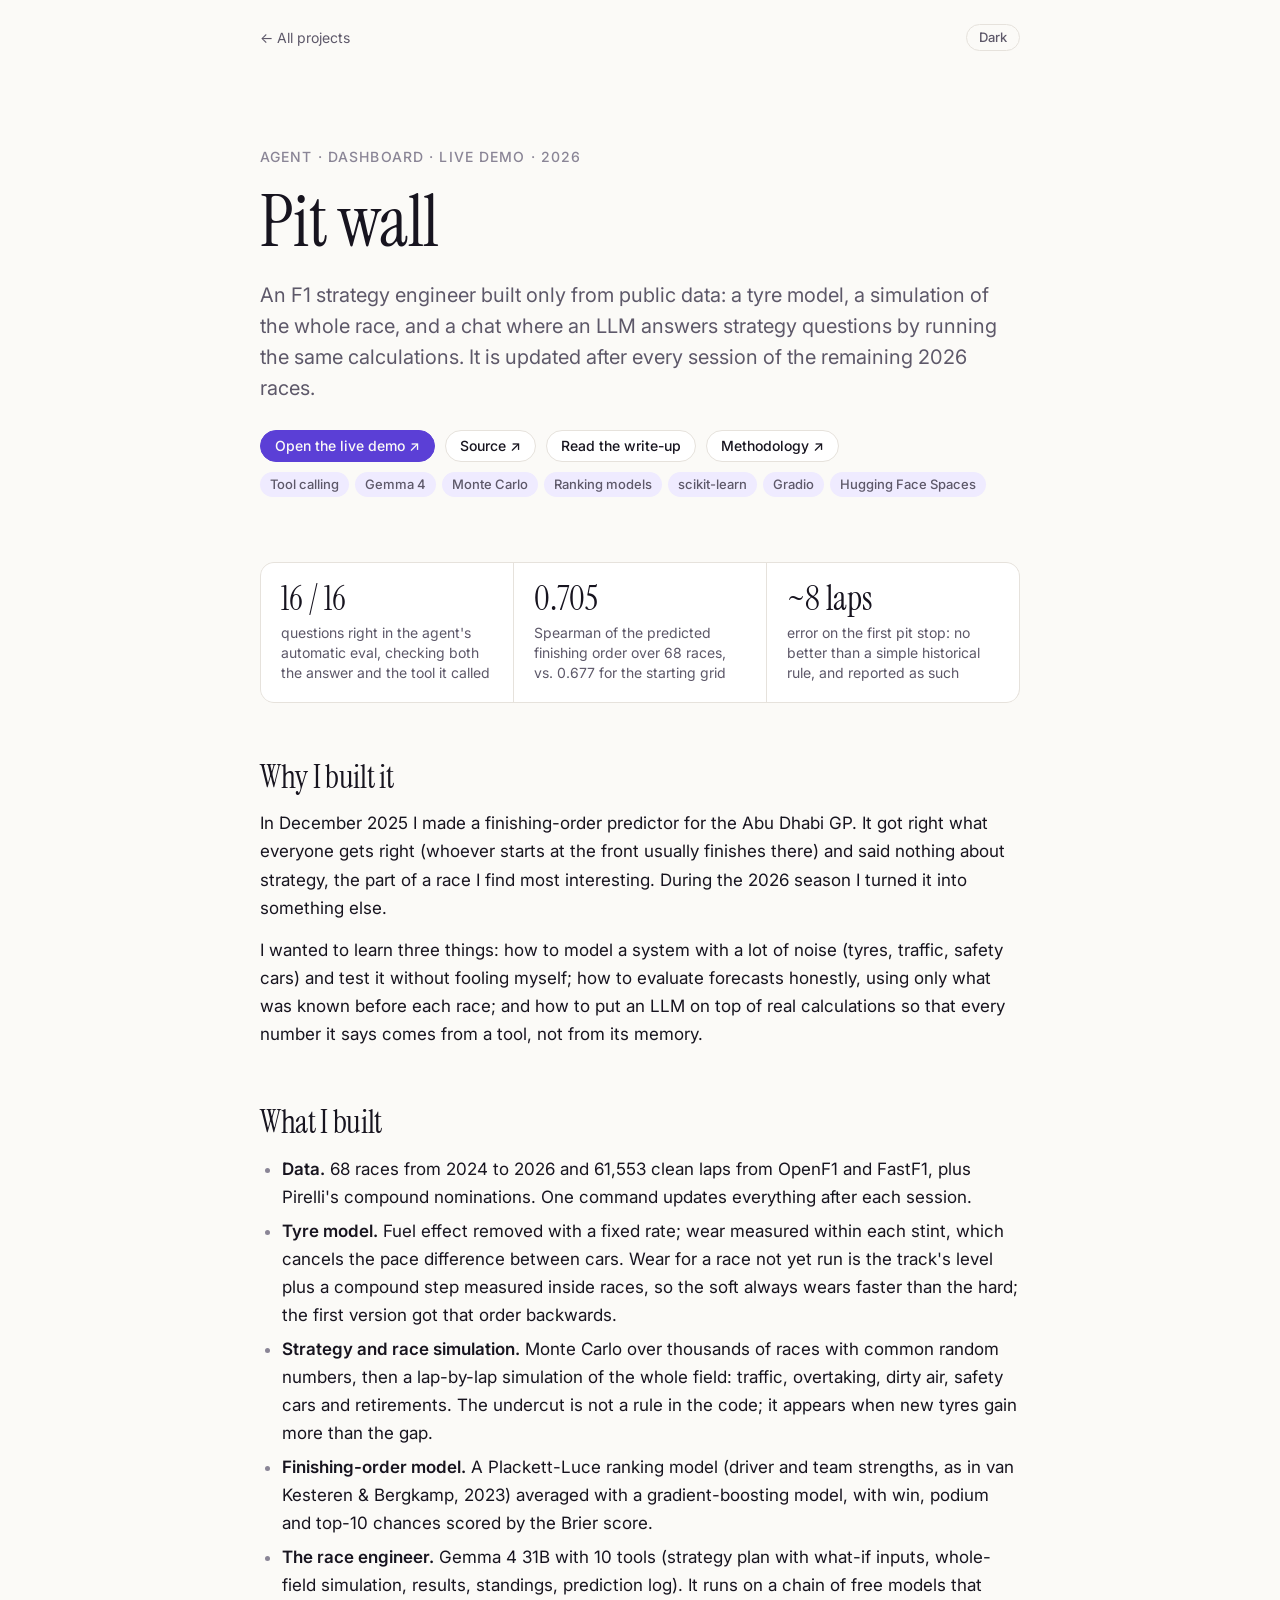
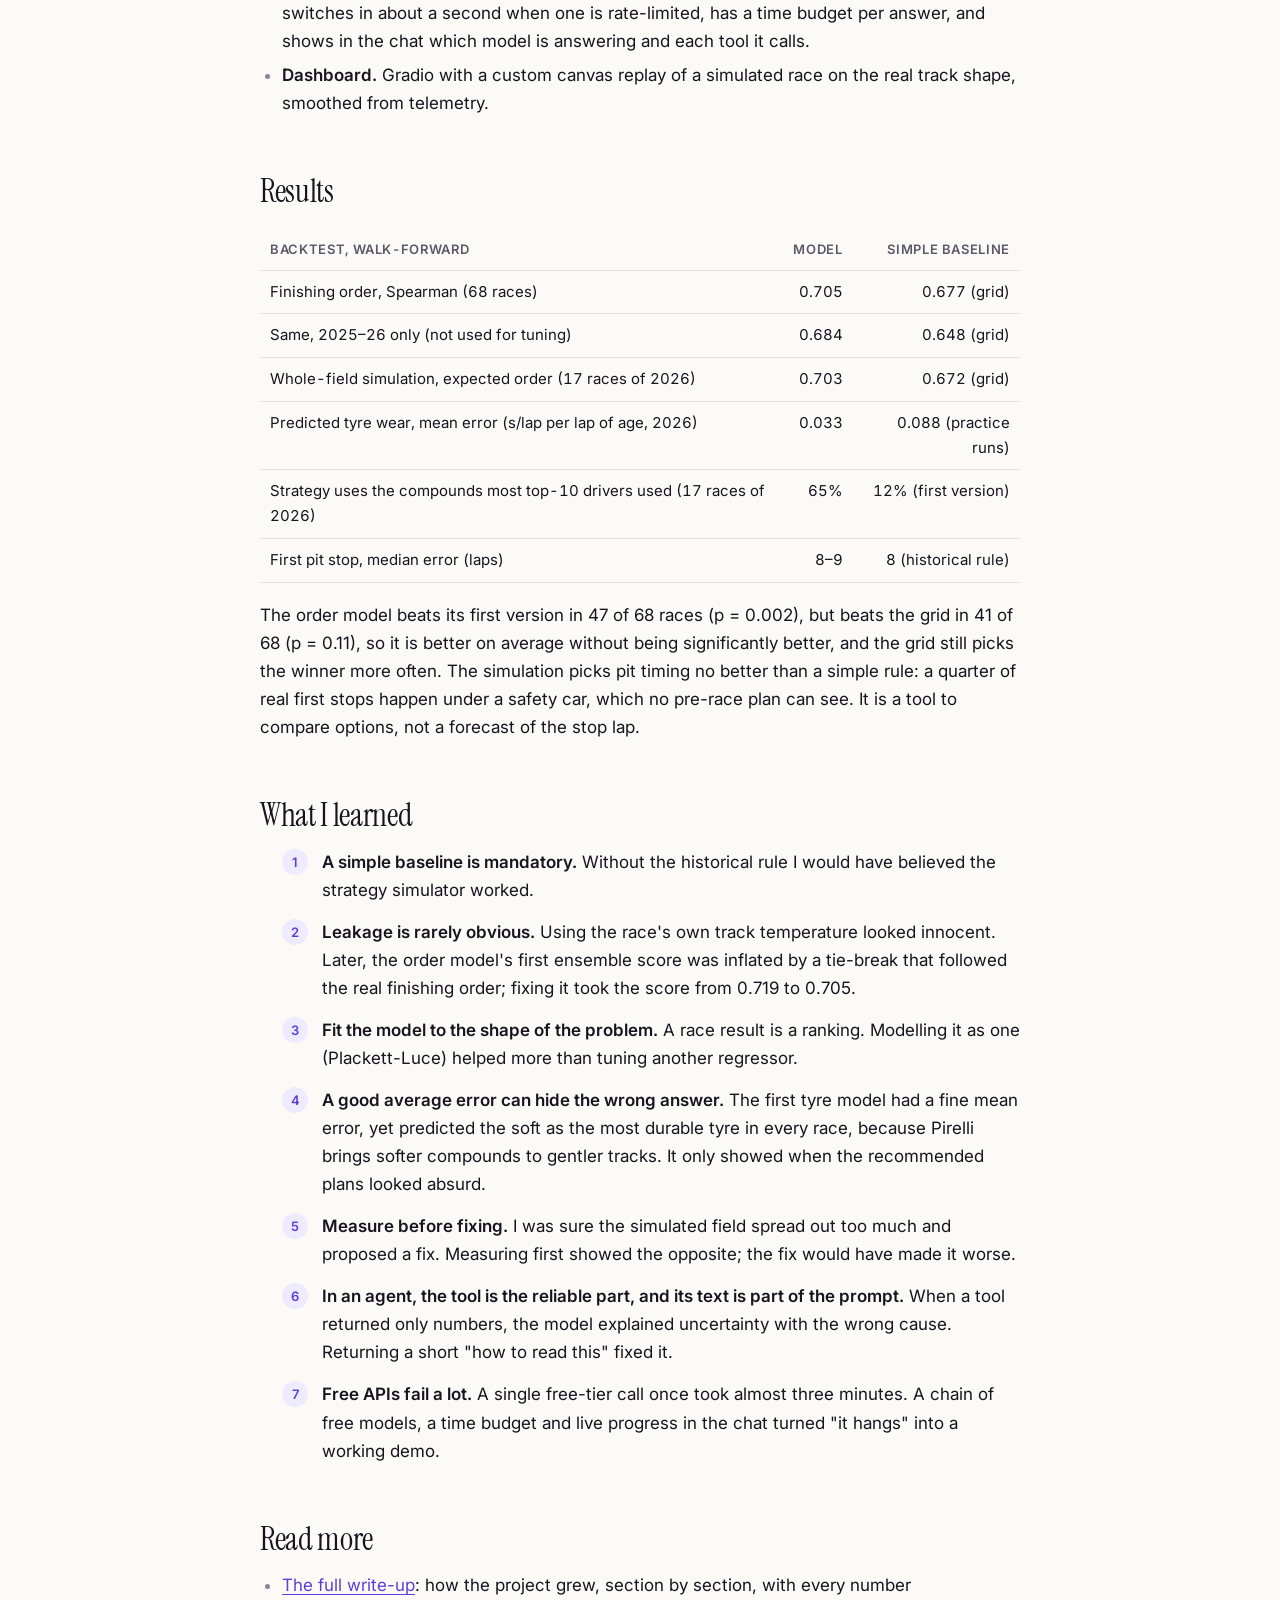
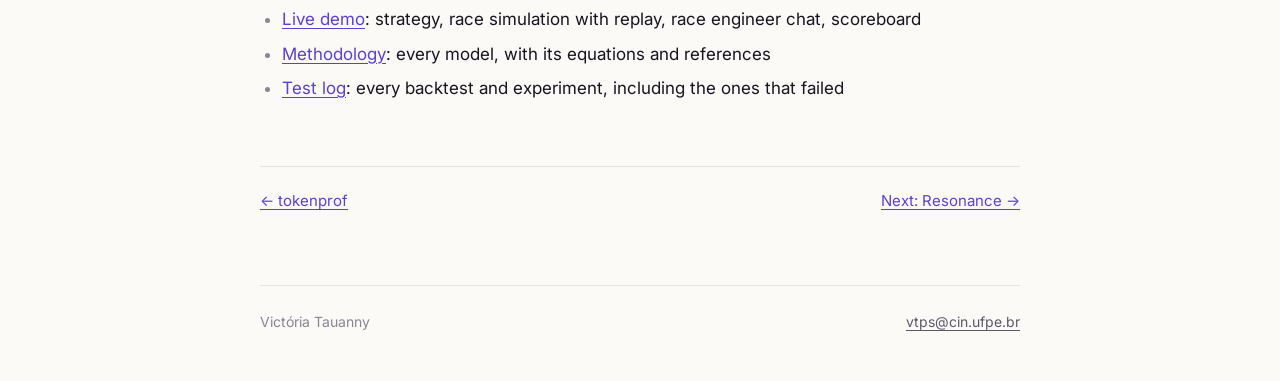
<file: ai/pit-wall/index.html>
<!doctype html>
<html lang="en">
<head>
<meta charset="utf-8">
<meta name="viewport" content="width=device-width, initial-scale=1">
<title>Pit wall · Victória Tauanny</title>
<meta name="description" content="An F1 strategy engineer built from public data, with a whole-field race simulation and an LLM agent that answers by running it.">
<link rel="preconnect" href="https://fonts.googleapis.com">
<link rel="preconnect" href="https://fonts.gstatic.com" crossorigin>
<link rel="stylesheet" href="https://fonts.googleapis.com/css2?family=Instrument+Serif&family=Inter:wght@400;500;600&display=swap">
<link rel="stylesheet" href="../style.css">
<script>try{var t=localStorage.getItem("theme");if(t==="dark"||t==="light")document.documentElement.setAttribute("data-theme",t)}catch(e){}</script>
</head>
<body>
<div class="page">
  <div class="topbar">
    <a class="back" href="../">← All projects</a>
    <button class="theme" id="theme-toggle" type="button" aria-label="Switch between light and dark theme">Dark</button>
  </div>

  <header class="hero">
    <div class="kicker">Agent · dashboard · live demo · 2026</div>
    <h1>Pit wall</h1>
    <p class="lede">An F1 strategy engineer built only from public data: a tyre model, a simulation of the whole race, and a chat where an LLM answers strategy questions by running the same calculations. It is updated after every session of the remaining 2026 races.</p>
    <div class="links">
      <a class="pill primary" href="https://huggingface.co/spaces/vtaua/f1-pit-wall" target="_blank" rel="noopener">Open the live demo ↗</a>
      <a class="pill" href="https://github.com/victoriaT19/f1-pit-wall" target="_blank" rel="noopener">Source ↗</a>
      <a class="pill" href="../writing/f1-pit-wall/">Read the write-up</a>
      <a class="pill" href="https://github.com/victoriaT19/f1-pit-wall/blob/main/docs/methodology.md" target="_blank" rel="noopener">Methodology ↗</a>
    </div>
    <ul class="tags"><li>Tool calling</li><li>Gemma 4</li><li>Monte Carlo</li><li>Ranking models</li><li>scikit-learn</li><li>Gradio</li><li>Hugging Face Spaces</li></ul>
  </header>

  <div class="facts">
    <div class="fact"><b>16 / 16</b><span>questions right in the agent's automatic eval, checking both the answer and the tool it called</span></div>
    <div class="fact"><b>0.705</b><span>Spearman of the predicted finishing order over 68 races, vs. 0.677 for the starting grid</span></div>
    <div class="fact"><b>~8 laps</b><span>error on the first pit stop: no better than a simple historical rule, and reported as such</span></div>
  </div>

  <article class="prose">
    <h2>Why I built it</h2>
    <p>In December 2025 I made a finishing-order predictor for the Abu Dhabi GP. It got right what everyone gets right (whoever starts at the front usually finishes there) and said nothing about strategy, the part of a race I find most interesting. During the 2026 season I turned it into something else.</p>
    <p>I wanted to learn three things: how to model a system with a lot of noise (tyres, traffic, safety cars) and test it without fooling myself; how to evaluate forecasts honestly, using only what was known before each race; and how to put an LLM on top of real calculations so that every number it says comes from a tool, not from its memory.</p>

    <h2>What I built</h2>
    <ul>
      <li><strong>Data.</strong> 68 races from 2024 to 2026 and 61,553 clean laps from OpenF1 and FastF1, plus Pirelli's compound nominations. One command updates everything after each session.</li>
      <li><strong>Tyre model.</strong> Fuel effect removed with a fixed rate; wear measured within each stint, which cancels the pace difference between cars. Wear for a race not yet run is the track's level plus a compound step measured inside races, so the soft always wears faster than the hard; the first version got that order backwards.</li>
      <li><strong>Strategy and race simulation.</strong> Monte Carlo over thousands of races with common random numbers, then a lap-by-lap simulation of the whole field: traffic, overtaking, dirty air, safety cars and retirements. The undercut is not a rule in the code; it appears when new tyres gain more than the gap.</li>
      <li><strong>Finishing-order model.</strong> A Plackett-Luce ranking model (driver and team strengths, as in van Kesteren &amp; Bergkamp, 2023) averaged with a gradient-boosting model, with win, podium and top-10 chances scored by the Brier score.</li>
      <li><strong>The race engineer.</strong> Gemma 4 31B with 10 tools (strategy plan with what-if inputs, whole-field simulation, results, standings, prediction log). It runs on a chain of free models that switches in about a second when one is rate-limited, has a time budget per answer, and shows in the chat which model is answering and each tool it calls.</li>
      <li><strong>Dashboard.</strong> Gradio with a custom canvas replay of a simulated race on the real track shape, smoothed from telemetry.</li>
    </ul>

    <h2>Results</h2>
    <div class="table-wrap"><table>
      <thead><tr><th>Backtest, walk-forward</th><th class="num">model</th><th class="num">simple baseline</th></tr></thead>
      <tbody>
        <tr><td>Finishing order, Spearman (68 races)</td><td class="num">0.705</td><td class="num">0.677 (grid)</td></tr>
        <tr><td>Same, 2025–26 only (not used for tuning)</td><td class="num">0.684</td><td class="num">0.648 (grid)</td></tr>
        <tr><td>Whole-field simulation, expected order (17 races of 2026)</td><td class="num">0.703</td><td class="num">0.672 (grid)</td></tr>
        <tr><td>Predicted tyre wear, mean error (s/lap per lap of age, 2026)</td><td class="num">0.033</td><td class="num">0.088 (practice runs)</td></tr>
        <tr><td>Strategy uses the compounds most top-10 drivers used (17 races of 2026)</td><td class="num">65%</td><td class="num">12% (first version)</td></tr>
        <tr><td>First pit stop, median error (laps)</td><td class="num">8–9</td><td class="num">8 (historical rule)</td></tr>
      </tbody>
    </table></div>
    <p>The order model beats its first version in 47 of 68 races (p = 0.002), but beats the grid in 41 of 68 (p = 0.11), so it is better on average without being significantly better, and the grid still picks the winner more often. The simulation picks pit timing no better than a simple rule: a quarter of real first stops happen under a safety car, which no pre-race plan can see. It is a tool to compare options, not a forecast of the stop lap.</p>

    <h2>What I learned</h2>
    <ol class="learned">
      <li><strong>A simple baseline is mandatory.</strong> Without the historical rule I would have believed the strategy simulator worked.</li>
      <li><strong>Leakage is rarely obvious.</strong> Using the race's own track temperature looked innocent. Later, the order model's first ensemble score was inflated by a tie-break that followed the real finishing order; fixing it took the score from 0.719 to 0.705.</li>
      <li><strong>Fit the model to the shape of the problem.</strong> A race result is a ranking. Modelling it as one (Plackett-Luce) helped more than tuning another regressor.</li>
      <li><strong>A good average error can hide the wrong answer.</strong> The first tyre model had a fine mean error, yet predicted the soft as the most durable tyre in every race, because Pirelli brings softer compounds to gentler tracks. It only showed when the recommended plans looked absurd.</li>
      <li><strong>Measure before fixing.</strong> I was sure the simulated field spread out too much and proposed a fix. Measuring first showed the opposite; the fix would have made it worse.</li>
      <li><strong>In an agent, the tool is the reliable part, and its text is part of the prompt.</strong> When a tool returned only numbers, the model explained uncertainty with the wrong cause. Returning a short "how to read this" fixed it.</li>
      <li><strong>Free APIs fail a lot.</strong> A single free-tier call once took almost three minutes. A chain of free models, a time budget and live progress in the chat turned "it hangs" into a working demo.</li>
    </ol>

    <h2>Read more</h2>
    <ul>
      <li><a href="../writing/f1-pit-wall/">The full write-up</a>: how the project grew, section by section, with every number</li>
      <li><a href="https://huggingface.co/spaces/vtaua/f1-pit-wall" target="_blank" rel="noopener">Live demo</a>: strategy, race simulation with replay, race engineer chat, scoreboard</li>
      <li><a href="https://github.com/victoriaT19/f1-pit-wall/blob/main/docs/methodology.md" target="_blank" rel="noopener">Methodology</a>: every model, with its equations and references</li>
      <li><a href="https://github.com/victoriaT19/f1-pit-wall/blob/main/docs/test-log.md" target="_blank" rel="noopener">Test log</a>: every backtest and experiment, including the ones that failed</li>
    </ul>
  </article>

  <nav class="next" aria-label="More projects">
    <a href="../tokenprof/">← tokenprof</a>
    <a href="../resonance/">Next: Resonance →</a>
  </nav>
  <footer>
    <span>Victória Tauanny</span>
    <span><a href="mailto:vtps@cin.ufpe.br">vtps@cin.ufpe.br</a></span>
  </footer>
</div>
<script src="../site.js"></script>
</body>
</html>
</file>
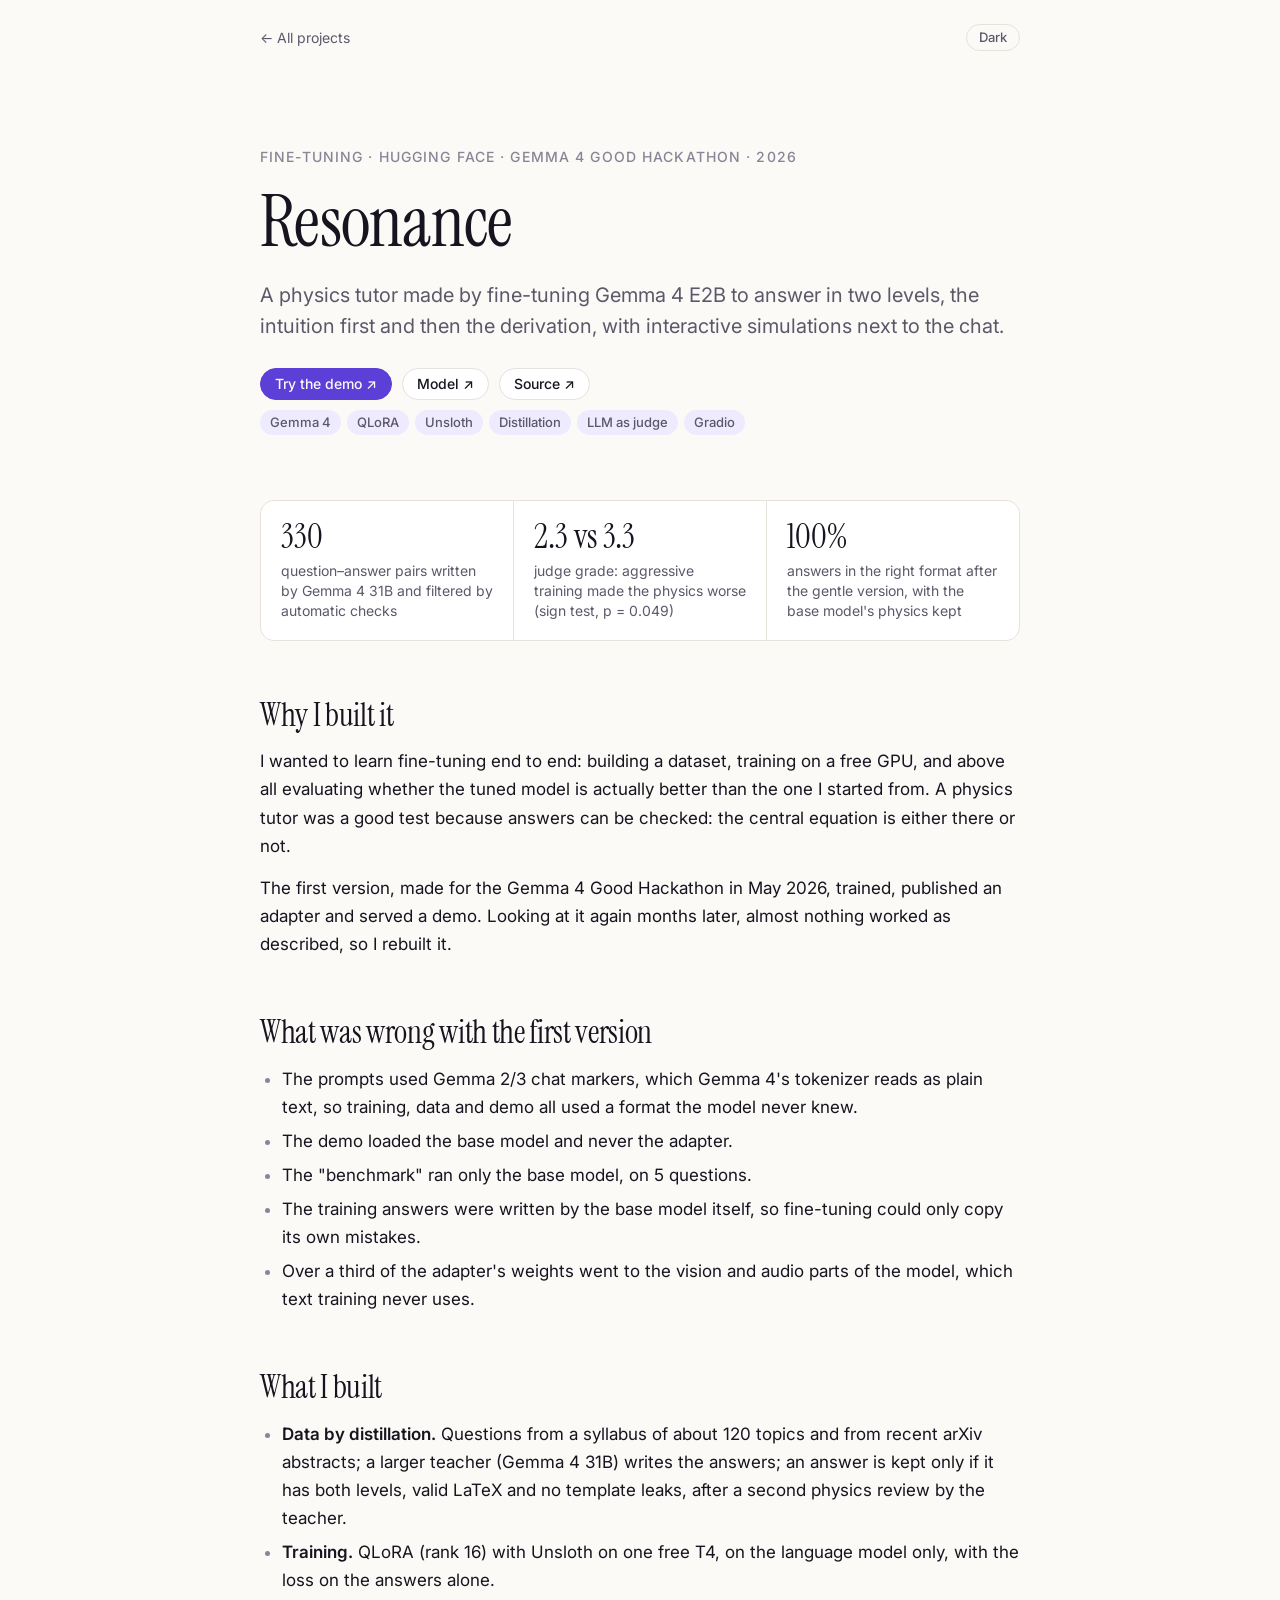
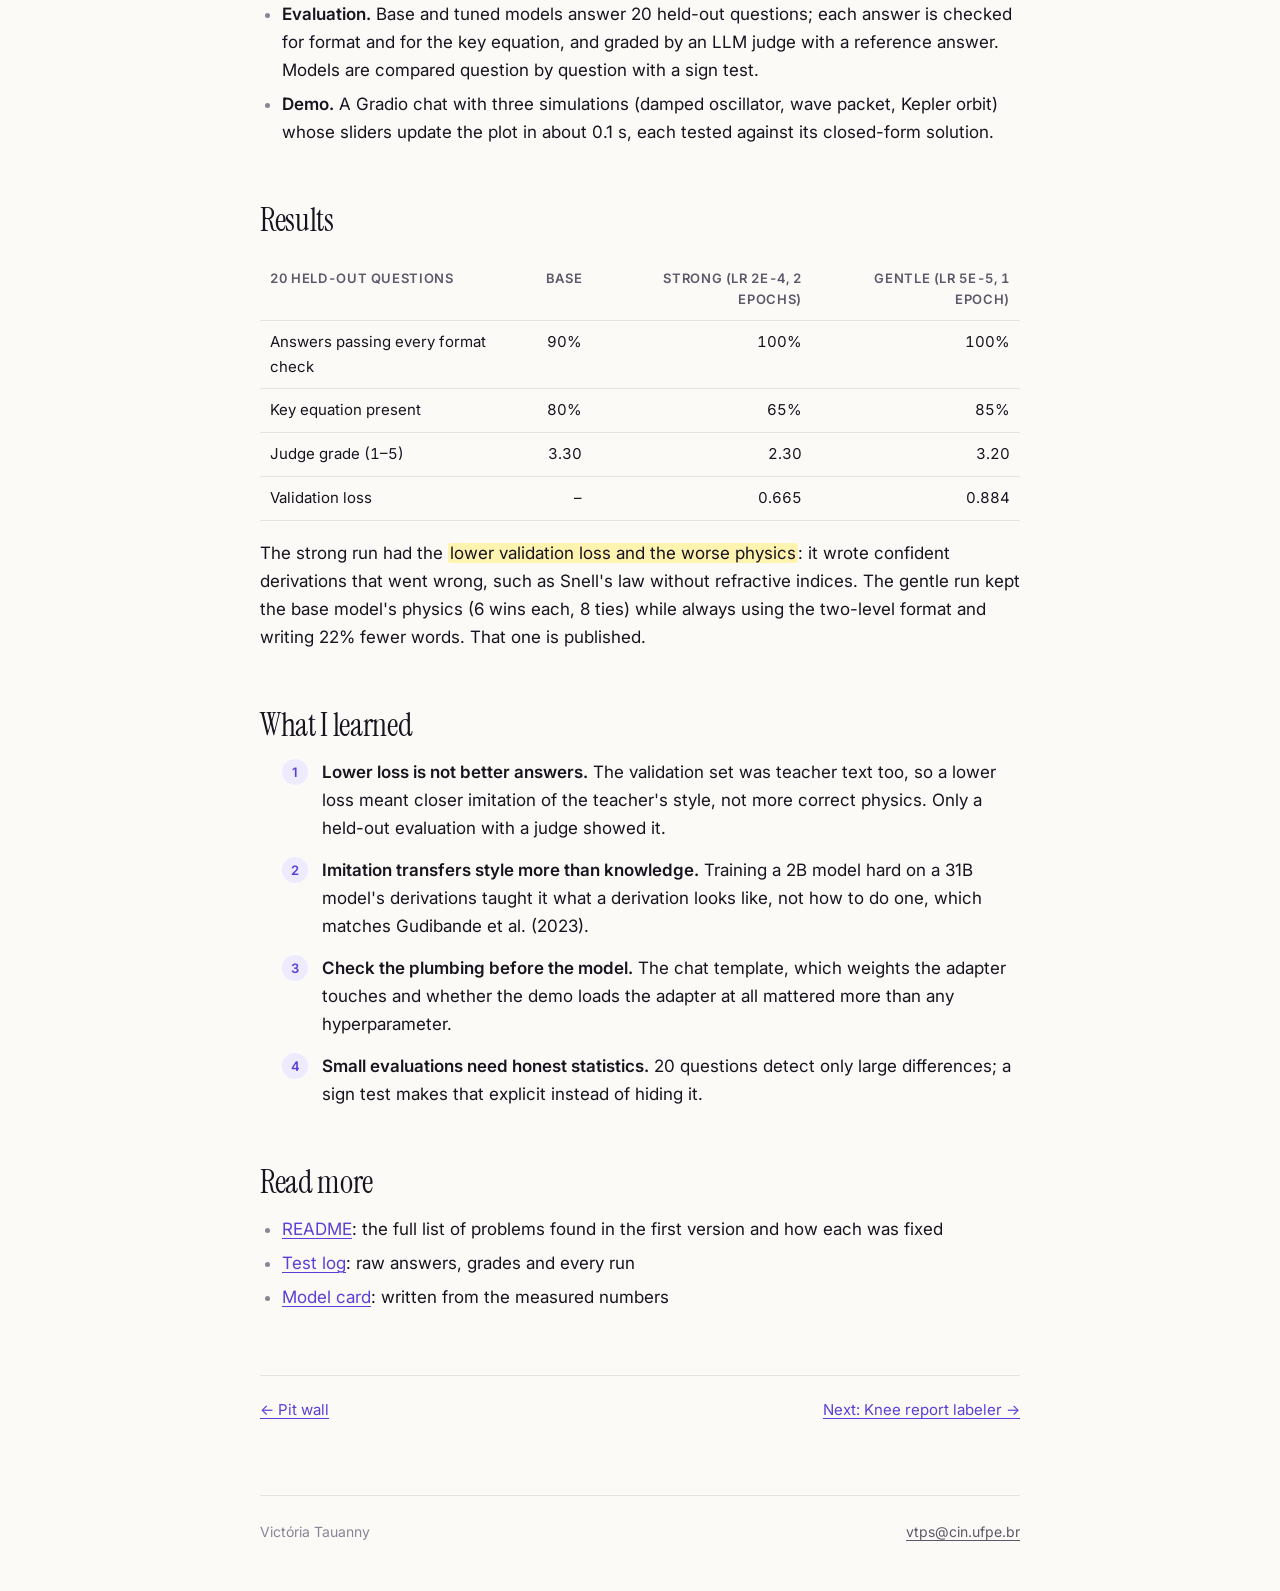
<file: ai/resonance/index.html>
<!doctype html>
<html lang="en">
<head>
<meta charset="utf-8">
<meta name="viewport" content="width=device-width, initial-scale=1">
<title>Resonance · Victória Tauanny</title>
<meta name="description" content="Gemma 4 E2B fine-tuned into a two-level physics tutor, and what fine-tuning really changed.">
<link rel="preconnect" href="https://fonts.googleapis.com">
<link rel="preconnect" href="https://fonts.gstatic.com" crossorigin>
<link rel="stylesheet" href="https://fonts.googleapis.com/css2?family=Instrument+Serif&family=Inter:wght@400;500;600&display=swap">
<link rel="stylesheet" href="../style.css">
<script>try{var t=localStorage.getItem("theme");if(t==="dark"||t==="light")document.documentElement.setAttribute("data-theme",t)}catch(e){}</script>
</head>
<body>
<div class="page">
  <div class="topbar">
    <a class="back" href="../">← All projects</a>
    <button class="theme" id="theme-toggle" type="button" aria-label="Switch between light and dark theme">Dark</button>
  </div>

  <header class="hero">
    <div class="kicker">Fine-tuning · Hugging Face · Gemma 4 Good Hackathon · 2026</div>
    <h1>Resonance</h1>
    <p class="lede">A physics tutor made by fine-tuning Gemma 4 E2B to answer in two levels, the intuition first and then the derivation, with interactive simulations next to the chat.</p>
    <div class="links">
      <a class="pill primary" href="https://huggingface.co/spaces/vtaua/resonance-physics-demo" target="_blank" rel="noopener">Try the demo ↗</a>
      <a class="pill" href="https://huggingface.co/vtaua/resonance-gemma4-physics" target="_blank" rel="noopener">Model ↗</a>
      <a class="pill" href="https://github.com/victoriaT19/resonance-physics" target="_blank" rel="noopener">Source ↗</a>
    </div>
    <ul class="tags"><li>Gemma 4</li><li>QLoRA</li><li>Unsloth</li><li>Distillation</li><li>LLM as judge</li><li>Gradio</li></ul>
  </header>

  <div class="facts">
    <div class="fact"><b>330</b><span>question–answer pairs written by Gemma 4 31B and filtered by automatic checks</span></div>
    <div class="fact"><b>2.3 vs 3.3</b><span>judge grade: aggressive training made the physics worse (sign test, p = 0.049)</span></div>
    <div class="fact"><b>100%</b><span>answers in the right format after the gentle version, with the base model's physics kept</span></div>
  </div>

  <article class="prose">
    <h2>Why I built it</h2>
    <p>I wanted to learn fine-tuning end to end: building a dataset, training on a free GPU, and above all evaluating whether the tuned model is actually better than the one I started from. A physics tutor was a good test because answers can be checked: the central equation is either there or not.</p>
    <p>The first version, made for the Gemma 4 Good Hackathon in May 2026, trained, published an adapter and served a demo. Looking at it again months later, almost nothing worked as described, so I rebuilt it.</p>

    <h2>What was wrong with the first version</h2>
    <ul>
      <li>The prompts used Gemma 2/3 chat markers, which Gemma 4's tokenizer reads as plain text, so training, data and demo all used a format the model never knew.</li>
      <li>The demo loaded the base model and never the adapter.</li>
      <li>The "benchmark" ran only the base model, on 5 questions.</li>
      <li>The training answers were written by the base model itself, so fine-tuning could only copy its own mistakes.</li>
      <li>Over a third of the adapter's weights went to the vision and audio parts of the model, which text training never uses.</li>
    </ul>

    <h2>What I built</h2>
    <ul>
      <li><strong>Data by distillation.</strong> Questions from a syllabus of about 120 topics and from recent arXiv abstracts; a larger teacher (Gemma 4 31B) writes the answers; an answer is kept only if it has both levels, valid LaTeX and no template leaks, after a second physics review by the teacher.</li>
      <li><strong>Training.</strong> QLoRA (rank 16) with Unsloth on one free T4, on the language model only, with the loss on the answers alone.</li>
      <li><strong>Evaluation.</strong> Base and tuned models answer 20 held-out questions; each answer is checked for format and for the key equation, and graded by an LLM judge with a reference answer. Models are compared question by question with a sign test.</li>
      <li><strong>Demo.</strong> A Gradio chat with three simulations (damped oscillator, wave packet, Kepler orbit) whose sliders update the plot in about 0.1 s, each tested against its closed-form solution.</li>
    </ul>

    <h2>Results</h2>
    <div class="table-wrap"><table>
      <thead><tr><th>20 held-out questions</th><th class="num">base</th><th class="num">strong (lr 2e-4, 2 epochs)</th><th class="num">gentle (lr 5e-5, 1 epoch)</th></tr></thead>
      <tbody>
        <tr><td>Answers passing every format check</td><td class="num">90%</td><td class="num">100%</td><td class="num">100%</td></tr>
        <tr><td>Key equation present</td><td class="num">80%</td><td class="num">65%</td><td class="num">85%</td></tr>
        <tr><td>Judge grade (1–5)</td><td class="num">3.30</td><td class="num">2.30</td><td class="num">3.20</td></tr>
        <tr><td>Validation loss</td><td class="num">–</td><td class="num">0.665</td><td class="num">0.884</td></tr>
      </tbody>
    </table></div>
    <p>The strong run had the <mark>lower validation loss and the worse physics</mark>: it wrote confident derivations that went wrong, such as Snell's law without refractive indices. The gentle run kept the base model's physics (6 wins each, 8 ties) while always using the two-level format and writing 22% fewer words. That one is published.</p>

    <h2>What I learned</h2>
    <ol class="learned">
      <li><strong>Lower loss is not better answers.</strong> The validation set was teacher text too, so a lower loss meant closer imitation of the teacher's style, not more correct physics. Only a held-out evaluation with a judge showed it.</li>
      <li><strong>Imitation transfers style more than knowledge.</strong> Training a 2B model hard on a 31B model's derivations taught it what a derivation looks like, not how to do one, which matches Gudibande et al. (2023).</li>
      <li><strong>Check the plumbing before the model.</strong> The chat template, which weights the adapter touches and whether the demo loads the adapter at all mattered more than any hyperparameter.</li>
      <li><strong>Small evaluations need honest statistics.</strong> 20 questions detect only large differences; a sign test makes that explicit instead of hiding it.</li>
    </ol>

    <h2>Read more</h2>
    <ul>
      <li><a href="https://github.com/victoriaT19/resonance-physics" target="_blank" rel="noopener">README</a>: the full list of problems found in the first version and how each was fixed</li>
      <li><a href="https://github.com/victoriaT19/resonance-physics/blob/main/docs/test-log.md" target="_blank" rel="noopener">Test log</a>: raw answers, grades and every run</li>
      <li><a href="https://huggingface.co/vtaua/resonance-gemma4-physics" target="_blank" rel="noopener">Model card</a>: written from the measured numbers</li>
    </ul>
  </article>

  <nav class="next" aria-label="More projects">
    <a href="../pit-wall/">← Pit wall</a>
    <a href="../knee-report-labeler/">Next: Knee report labeler →</a>
  </nav>
  <footer>
    <span>Victória Tauanny</span>
    <span><a href="mailto:vtps@cin.ufpe.br">vtps@cin.ufpe.br</a></span>
  </footer>
</div>
<script src="../site.js"></script>
</body>
</html>
</file>
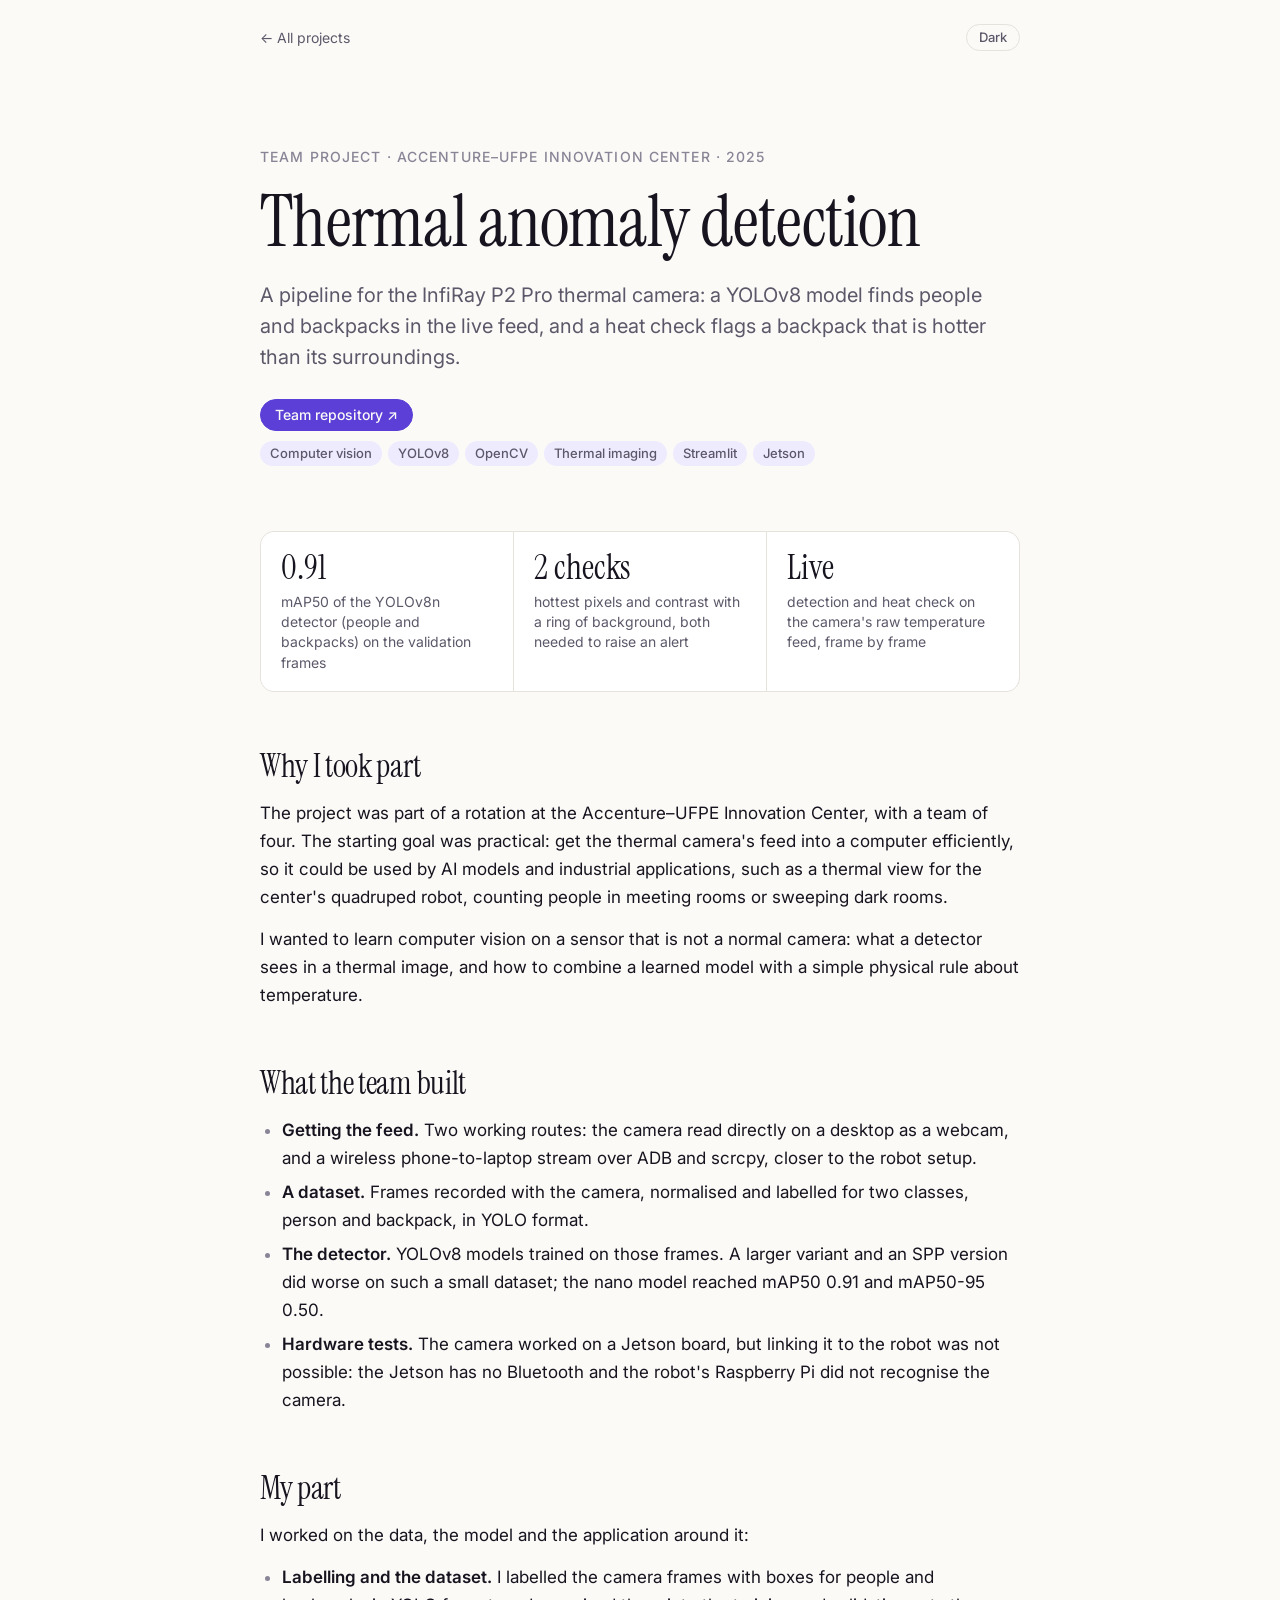
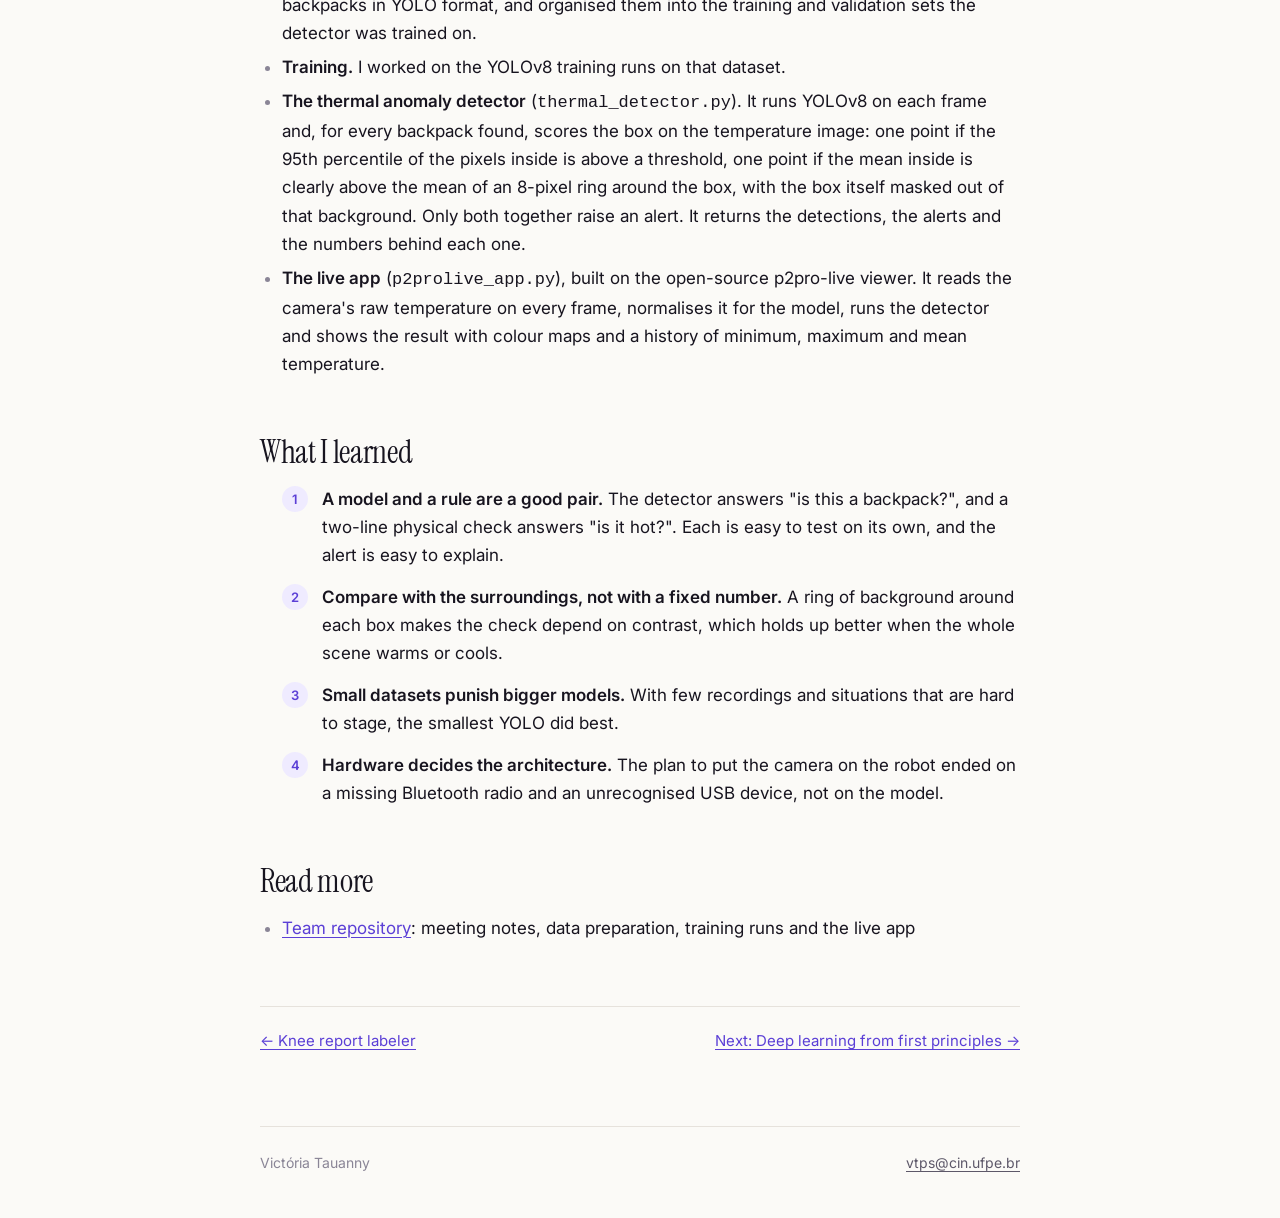
<file: ai/thermal-anomaly/index.html>
<!doctype html>
<html lang="en">
<head>
<meta charset="utf-8">
<meta name="viewport" content="width=device-width, initial-scale=1">
<title>Thermal anomaly detection · Victória Tauanny</title>
<meta name="description" content="Live detection of people and backpacks on a thermal camera, with a heat check that flags a backpack hotter than its surroundings.">
<link rel="preconnect" href="https://fonts.googleapis.com">
<link rel="preconnect" href="https://fonts.gstatic.com" crossorigin>
<link rel="stylesheet" href="https://fonts.googleapis.com/css2?family=Instrument+Serif&family=Inter:wght@400;500;600&display=swap">
<link rel="stylesheet" href="../style.css">
<script>try{var t=localStorage.getItem("theme");if(t==="dark"||t==="light")document.documentElement.setAttribute("data-theme",t)}catch(e){}</script>
</head>
<body>
<div class="page">
  <div class="topbar">
    <a class="back" href="../">← All projects</a>
    <button class="theme" id="theme-toggle" type="button" aria-label="Switch between light and dark theme">Dark</button>
  </div>

  <header class="hero">
    <div class="kicker">Team project · Accenture–UFPE Innovation Center · 2025</div>
    <h1>Thermal anomaly detection</h1>
    <p class="lede">A pipeline for the InfiRay P2 Pro thermal camera: a YOLOv8 model finds people and backpacks in the live feed, and a heat check flags a backpack that is hotter than its surroundings.</p>
    <div class="links">
      <a class="pill primary" href="https://github.com/aragao-a/Projeto-Infiray-Accenture-UFPE" target="_blank" rel="noopener">Team repository ↗</a>
    </div>
    <ul class="tags"><li>Computer vision</li><li>YOLOv8</li><li>OpenCV</li><li>Thermal imaging</li><li>Streamlit</li><li>Jetson</li></ul>
  </header>

  <div class="facts">
    <div class="fact"><b>0.91</b><span>mAP50 of the YOLOv8n detector (people and backpacks) on the validation frames</span></div>
    <div class="fact"><b>2 checks</b><span>hottest pixels and contrast with a ring of background, both needed to raise an alert</span></div>
    <div class="fact"><b>Live</b><span>detection and heat check on the camera's raw temperature feed, frame by frame</span></div>
  </div>

  <article class="prose">
    <h2>Why I took part</h2>
    <p>The project was part of a rotation at the Accenture–UFPE Innovation Center, with a team of four. The starting goal was practical: get the thermal camera's feed into a computer efficiently, so it could be used by AI models and industrial applications, such as a thermal view for the center's quadruped robot, counting people in meeting rooms or sweeping dark rooms.</p>
    <p>I wanted to learn computer vision on a sensor that is not a normal camera: what a detector sees in a thermal image, and how to combine a learned model with a simple physical rule about temperature.</p>

    <h2>What the team built</h2>
    <ul>
      <li><strong>Getting the feed.</strong> Two working routes: the camera read directly on a desktop as a webcam, and a wireless phone-to-laptop stream over ADB and scrcpy, closer to the robot setup.</li>
      <li><strong>A dataset.</strong> Frames recorded with the camera, normalised and labelled for two classes, person and backpack, in YOLO format.</li>
      <li><strong>The detector.</strong> YOLOv8 models trained on those frames. A larger variant and an SPP version did worse on such a small dataset; the nano model reached mAP50 0.91 and mAP50-95 0.50.</li>
      <li><strong>Hardware tests.</strong> The camera worked on a Jetson board, but linking it to the robot was not possible: the Jetson has no Bluetooth and the robot's Raspberry Pi did not recognise the camera.</li>
    </ul>

    <h2>My part</h2>
    <p>I worked on the data, the model and the application around it:</p>
    <ul>
      <li><strong>Labelling and the dataset.</strong> I labelled the camera frames with boxes for people and backpacks in YOLO format, and organised them into the training and validation sets the detector was trained on.</li>
      <li><strong>Training.</strong> I worked on the YOLOv8 training runs on that dataset.</li>
      <li><strong>The thermal anomaly detector</strong> (<code>thermal_detector.py</code>). It runs YOLOv8 on each frame and, for every backpack found, scores the box on the temperature image: one point if the 95th percentile of the pixels inside is above a threshold, one point if the mean inside is clearly above the mean of an 8-pixel ring around the box, with the box itself masked out of that background. Only both together raise an alert. It returns the detections, the alerts and the numbers behind each one.</li>
      <li><strong>The live app</strong> (<code>p2prolive_app.py</code>), built on the open-source p2pro-live viewer. It reads the camera's raw temperature on every frame, normalises it for the model, runs the detector and shows the result with colour maps and a history of minimum, maximum and mean temperature.</li>
    </ul>

    <h2>What I learned</h2>
    <ol class="learned">
      <li><strong>A model and a rule are a good pair.</strong> The detector answers "is this a backpack?", and a two-line physical check answers "is it hot?". Each is easy to test on its own, and the alert is easy to explain.</li>
      <li><strong>Compare with the surroundings, not with a fixed number.</strong> A ring of background around each box makes the check depend on contrast, which holds up better when the whole scene warms or cools.</li>
      <li><strong>Small datasets punish bigger models.</strong> With few recordings and situations that are hard to stage, the smallest YOLO did best.</li>
      <li><strong>Hardware decides the architecture.</strong> The plan to put the camera on the robot ended on a missing Bluetooth radio and an unrecognised USB device, not on the model.</li>
    </ol>

    <h2>Read more</h2>
    <ul>
      <li><a href="https://github.com/aragao-a/Projeto-Infiray-Accenture-UFPE" target="_blank" rel="noopener">Team repository</a>: meeting notes, data preparation, training runs and the live app</li>
    </ul>
  </article>

  <nav class="next" aria-label="More projects">
    <a href="../knee-report-labeler/">← Knee report labeler</a>
    <a href="../deep-learning-from-scratch/">Next: Deep learning from first principles →</a>
  </nav>
  <footer>
    <span>Victória Tauanny</span>
    <span><a href="mailto:vtps@cin.ufpe.br">vtps@cin.ufpe.br</a></span>
  </footer>
</div>
<script src="../site.js"></script>
</body>
</html>
</file>
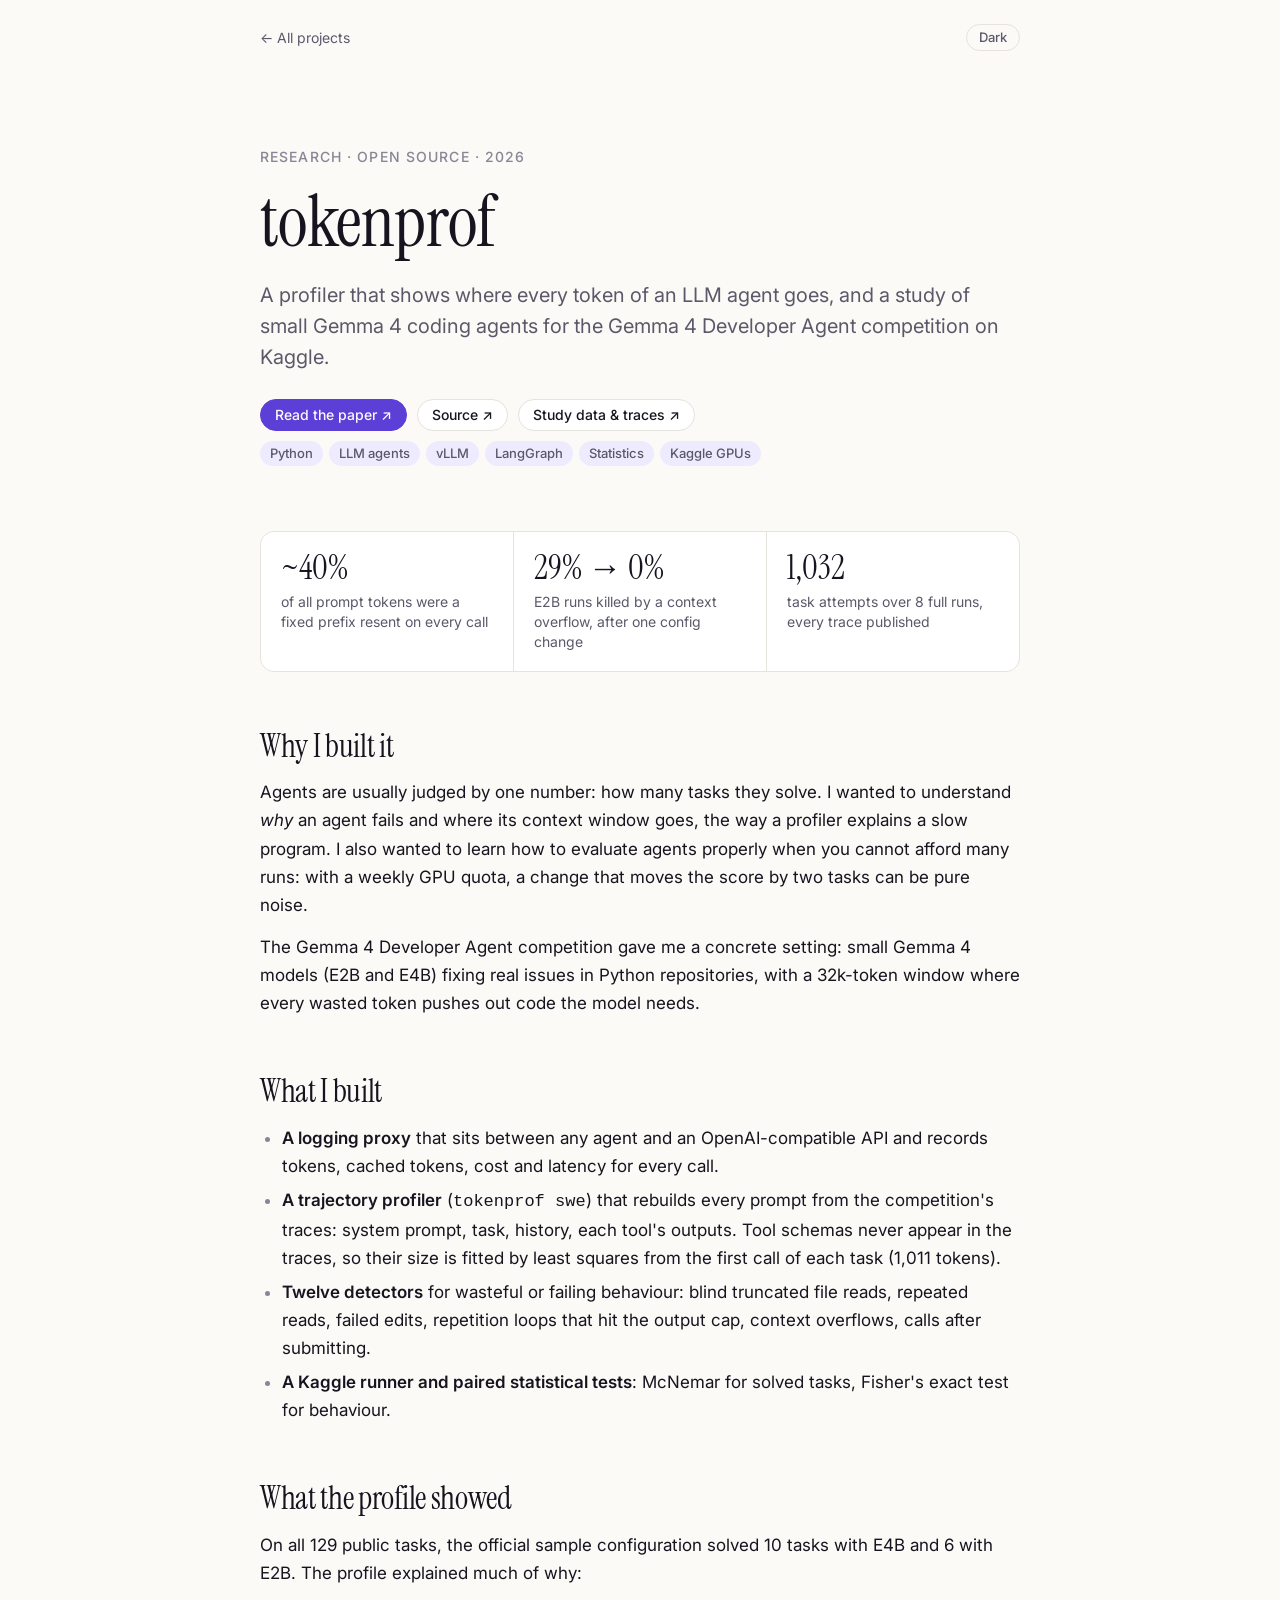
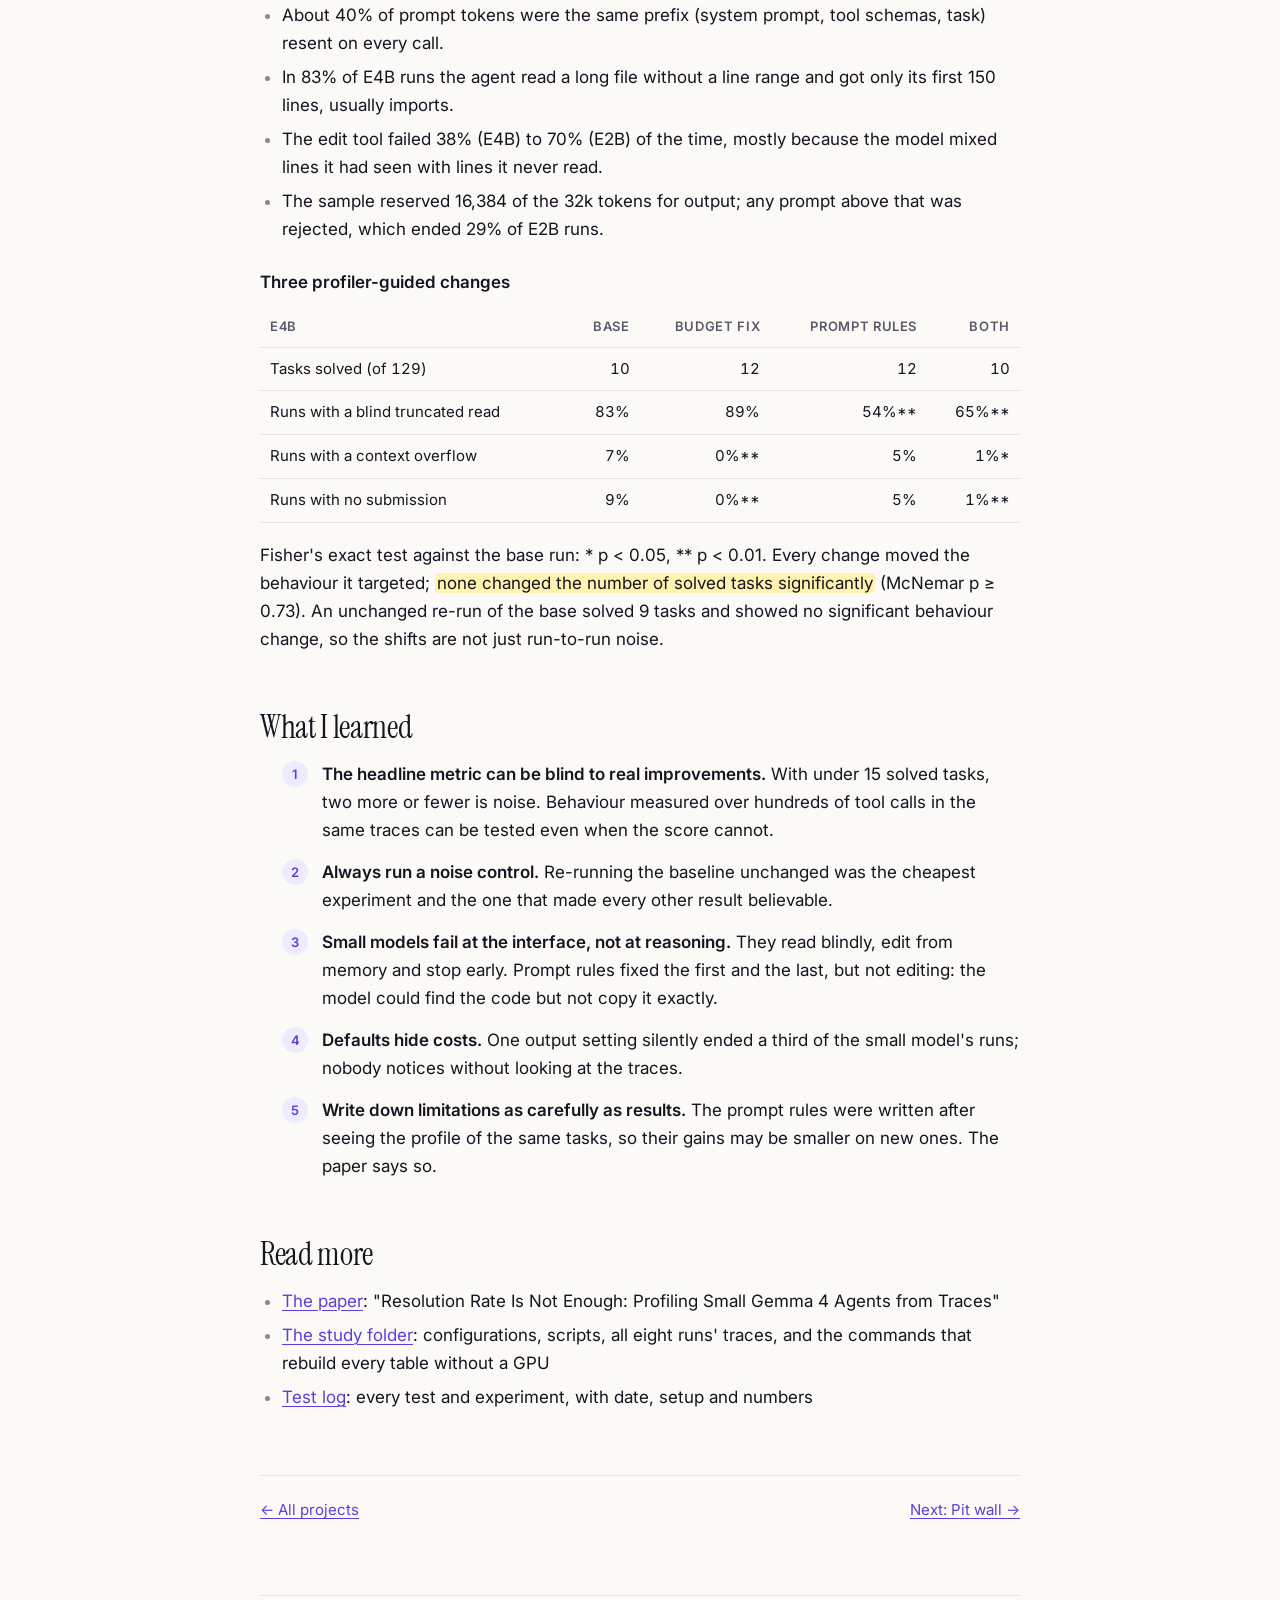
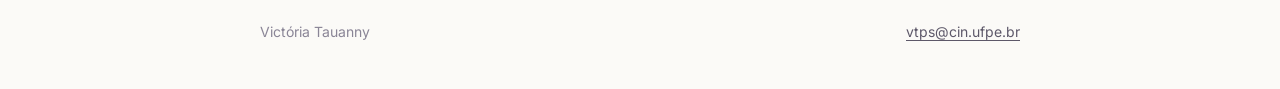
<file: ai/tokenprof/index.html>
<!doctype html>
<html lang="en">
<head>
<meta charset="utf-8">
<meta name="viewport" content="width=device-width, initial-scale=1">
<title>tokenprof · Victória Tauanny</title>
<meta name="description" content="A token profiler for LLM agents, and a study of small Gemma 4 coding agents built on it.">
<link rel="preconnect" href="https://fonts.googleapis.com">
<link rel="preconnect" href="https://fonts.gstatic.com" crossorigin>
<link rel="stylesheet" href="https://fonts.googleapis.com/css2?family=Instrument+Serif&family=Inter:wght@400;500;600&display=swap">
<link rel="stylesheet" href="../style.css">
<script>try{var t=localStorage.getItem("theme");if(t==="dark"||t==="light")document.documentElement.setAttribute("data-theme",t)}catch(e){}</script>
</head>
<body>
<div class="page">
  <div class="topbar">
    <a class="back" href="../">← All projects</a>
    <button class="theme" id="theme-toggle" type="button" aria-label="Switch between light and dark theme">Dark</button>
  </div>

  <header class="hero">
    <div class="kicker">Research · open source · 2026</div>
    <h1>tokenprof</h1>
    <p class="lede">A profiler that shows where every token of an LLM agent goes, and a study of small Gemma 4 coding agents for the Gemma 4 Developer Agent competition on Kaggle.</p>
    <div class="links">
      <a class="pill primary" href="https://www.kaggle.com/competitions/gemma-4-developer-agent-paper/writeups/resolution-rate-is-not-enough-profiling-small-gem" target="_blank" rel="noopener">Read the paper ↗</a>
      <a class="pill" href="https://github.com/victoriaT19/tokenprof" target="_blank" rel="noopener">Source ↗</a>
      <a class="pill" href="https://github.com/victoriaT19/tokenprof/tree/main/experiments/swegemma" target="_blank" rel="noopener">Study data &amp; traces ↗</a>
    </div>
    <ul class="tags"><li>Python</li><li>LLM agents</li><li>vLLM</li><li>LangGraph</li><li>Statistics</li><li>Kaggle GPUs</li></ul>
  </header>

  <div class="facts">
    <div class="fact"><b>~40%</b><span>of all prompt tokens were a fixed prefix resent on every call</span></div>
    <div class="fact"><b>29% → 0%</b><span>E2B runs killed by a context overflow, after one config change</span></div>
    <div class="fact"><b>1,032</b><span>task attempts over 8 full runs, every trace published</span></div>
  </div>

  <article class="prose">
    <h2>Why I built it</h2>
    <p>Agents are usually judged by one number: how many tasks they solve. I wanted to understand <em>why</em> an agent fails and where its context window goes, the way a profiler explains a slow program. I also wanted to learn how to evaluate agents properly when you cannot afford many runs: with a weekly GPU quota, a change that moves the score by two tasks can be pure noise.</p>
    <p>The Gemma 4 Developer Agent competition gave me a concrete setting: small Gemma 4 models (E2B and E4B) fixing real issues in Python repositories, with a 32k-token window where every wasted token pushes out code the model needs.</p>

    <h2>What I built</h2>
    <ul>
      <li><strong>A logging proxy</strong> that sits between any agent and an OpenAI-compatible API and records tokens, cached tokens, cost and latency for every call.</li>
      <li><strong>A trajectory profiler</strong> (<code>tokenprof swe</code>) that rebuilds every prompt from the competition's traces: system prompt, task, history, each tool's outputs. Tool schemas never appear in the traces, so their size is fitted by least squares from the first call of each task (1,011 tokens).</li>
      <li><strong>Twelve detectors</strong> for wasteful or failing behaviour: blind truncated file reads, repeated reads, failed edits, repetition loops that hit the output cap, context overflows, calls after submitting.</li>
      <li><strong>A Kaggle runner and paired statistical tests</strong>: McNemar for solved tasks, Fisher's exact test for behaviour.</li>
    </ul>

    <h2>What the profile showed</h2>
    <p>On all 129 public tasks, the official sample configuration solved 10 tasks with E4B and 6 with E2B. The profile explained much of why:</p>
    <ul>
      <li>About 40% of prompt tokens were the same prefix (system prompt, tool schemas, task) resent on every call.</li>
      <li>In 83% of E4B runs the agent read a long file without a line range and got only its first 150 lines, usually imports.</li>
      <li>The edit tool failed 38% (E4B) to 70% (E2B) of the time, mostly because the model mixed lines it had seen with lines it never read.</li>
      <li>The sample reserved 16,384 of the 32k tokens for output; any prompt above that was rejected, which ended 29% of E2B runs.</li>
    </ul>

    <h3>Three profiler-guided changes</h3>
    <div class="table-wrap"><table>
      <thead><tr><th>E4B</th><th class="num">base</th><th class="num">budget fix</th><th class="num">prompt rules</th><th class="num">both</th></tr></thead>
      <tbody>
        <tr><td>Tasks solved (of 129)</td><td class="num">10</td><td class="num">12</td><td class="num">12</td><td class="num">10</td></tr>
        <tr><td>Runs with a blind truncated read</td><td class="num">83%</td><td class="num">89%</td><td class="num">54%**</td><td class="num">65%**</td></tr>
        <tr><td>Runs with a context overflow</td><td class="num">7%</td><td class="num">0%**</td><td class="num">5%</td><td class="num">1%*</td></tr>
        <tr><td>Runs with no submission</td><td class="num">9%</td><td class="num">0%**</td><td class="num">5%</td><td class="num">1%**</td></tr>
      </tbody>
    </table></div>
    <p>Fisher's exact test against the base run: * p &lt; 0.05, ** p &lt; 0.01. Every change moved the behaviour it targeted; <mark>none changed the number of solved tasks significantly</mark> (McNemar p ≥ 0.73). An unchanged re-run of the base solved 9 tasks and showed no significant behaviour change, so the shifts are not just run-to-run noise.</p>

    <h2>What I learned</h2>
    <ol class="learned">
      <li><strong>The headline metric can be blind to real improvements.</strong> With under 15 solved tasks, two more or fewer is noise. Behaviour measured over hundreds of tool calls in the same traces can be tested even when the score cannot.</li>
      <li><strong>Always run a noise control.</strong> Re-running the baseline unchanged was the cheapest experiment and the one that made every other result believable.</li>
      <li><strong>Small models fail at the interface, not at reasoning.</strong> They read blindly, edit from memory and stop early. Prompt rules fixed the first and the last, but not editing: the model could find the code but not copy it exactly.</li>
      <li><strong>Defaults hide costs.</strong> One output setting silently ended a third of the small model's runs; nobody notices without looking at the traces.</li>
      <li><strong>Write down limitations as carefully as results.</strong> The prompt rules were written after seeing the profile of the same tasks, so their gains may be smaller on new ones. The paper says so.</li>
    </ol>

    <h2>Read more</h2>
    <ul>
      <li><a href="https://www.kaggle.com/competitions/gemma-4-developer-agent-paper/writeups/resolution-rate-is-not-enough-profiling-small-gem" target="_blank" rel="noopener">The paper</a>: "Resolution Rate Is Not Enough: Profiling Small Gemma 4 Agents from Traces"</li>
      <li><a href="https://github.com/victoriaT19/tokenprof/tree/main/experiments/swegemma" target="_blank" rel="noopener">The study folder</a>: configurations, scripts, all eight runs' traces, and the commands that rebuild every table without a GPU</li>
      <li><a href="https://github.com/victoriaT19/tokenprof/blob/main/docs/test-log.md" target="_blank" rel="noopener">Test log</a>: every test and experiment, with date, setup and numbers</li>
    </ul>
  </article>

  <nav class="next" aria-label="More projects">
    <a href="../">← All projects</a>
    <a href="../pit-wall/">Next: Pit wall →</a>
  </nav>
  <footer>
    <span>Victória Tauanny</span>
    <span><a href="mailto:vtps@cin.ufpe.br">vtps@cin.ufpe.br</a></span>
  </footer>
</div>
<script src="../site.js"></script>
</body>
</html>
</file>
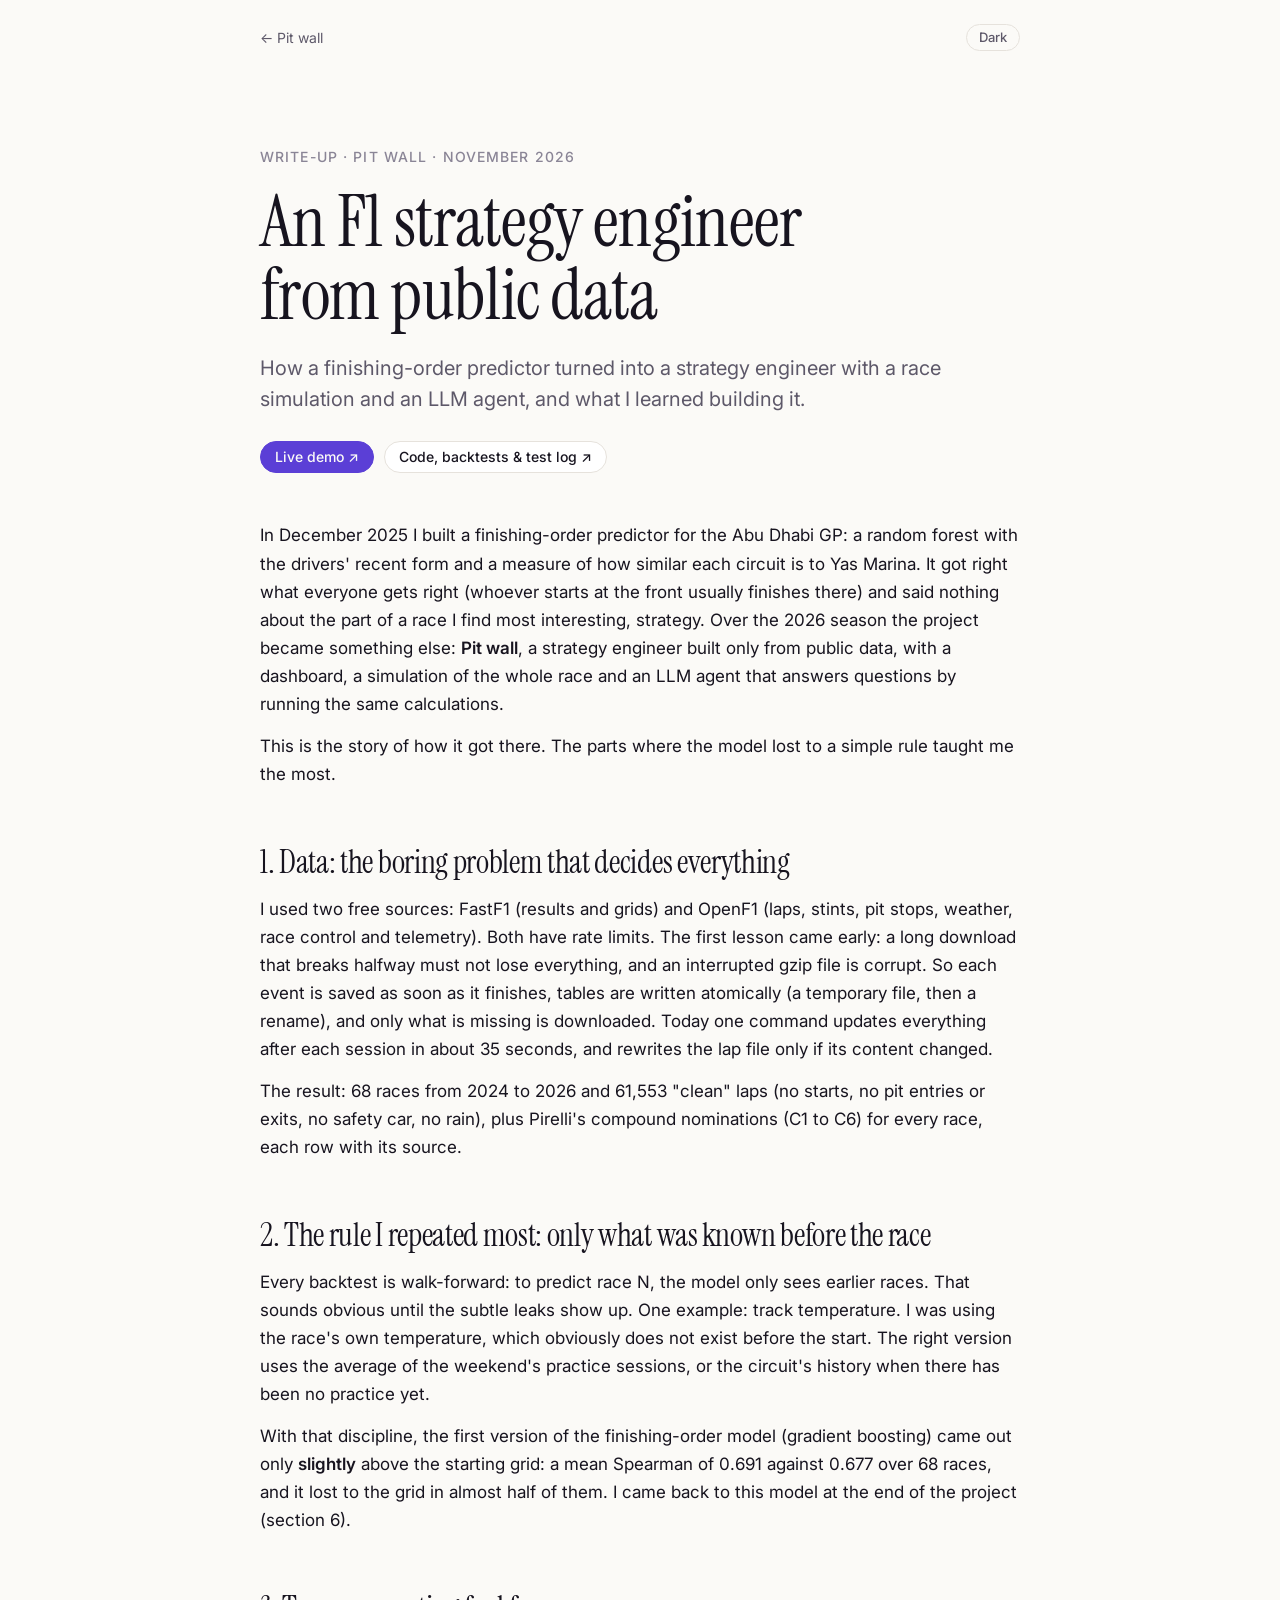
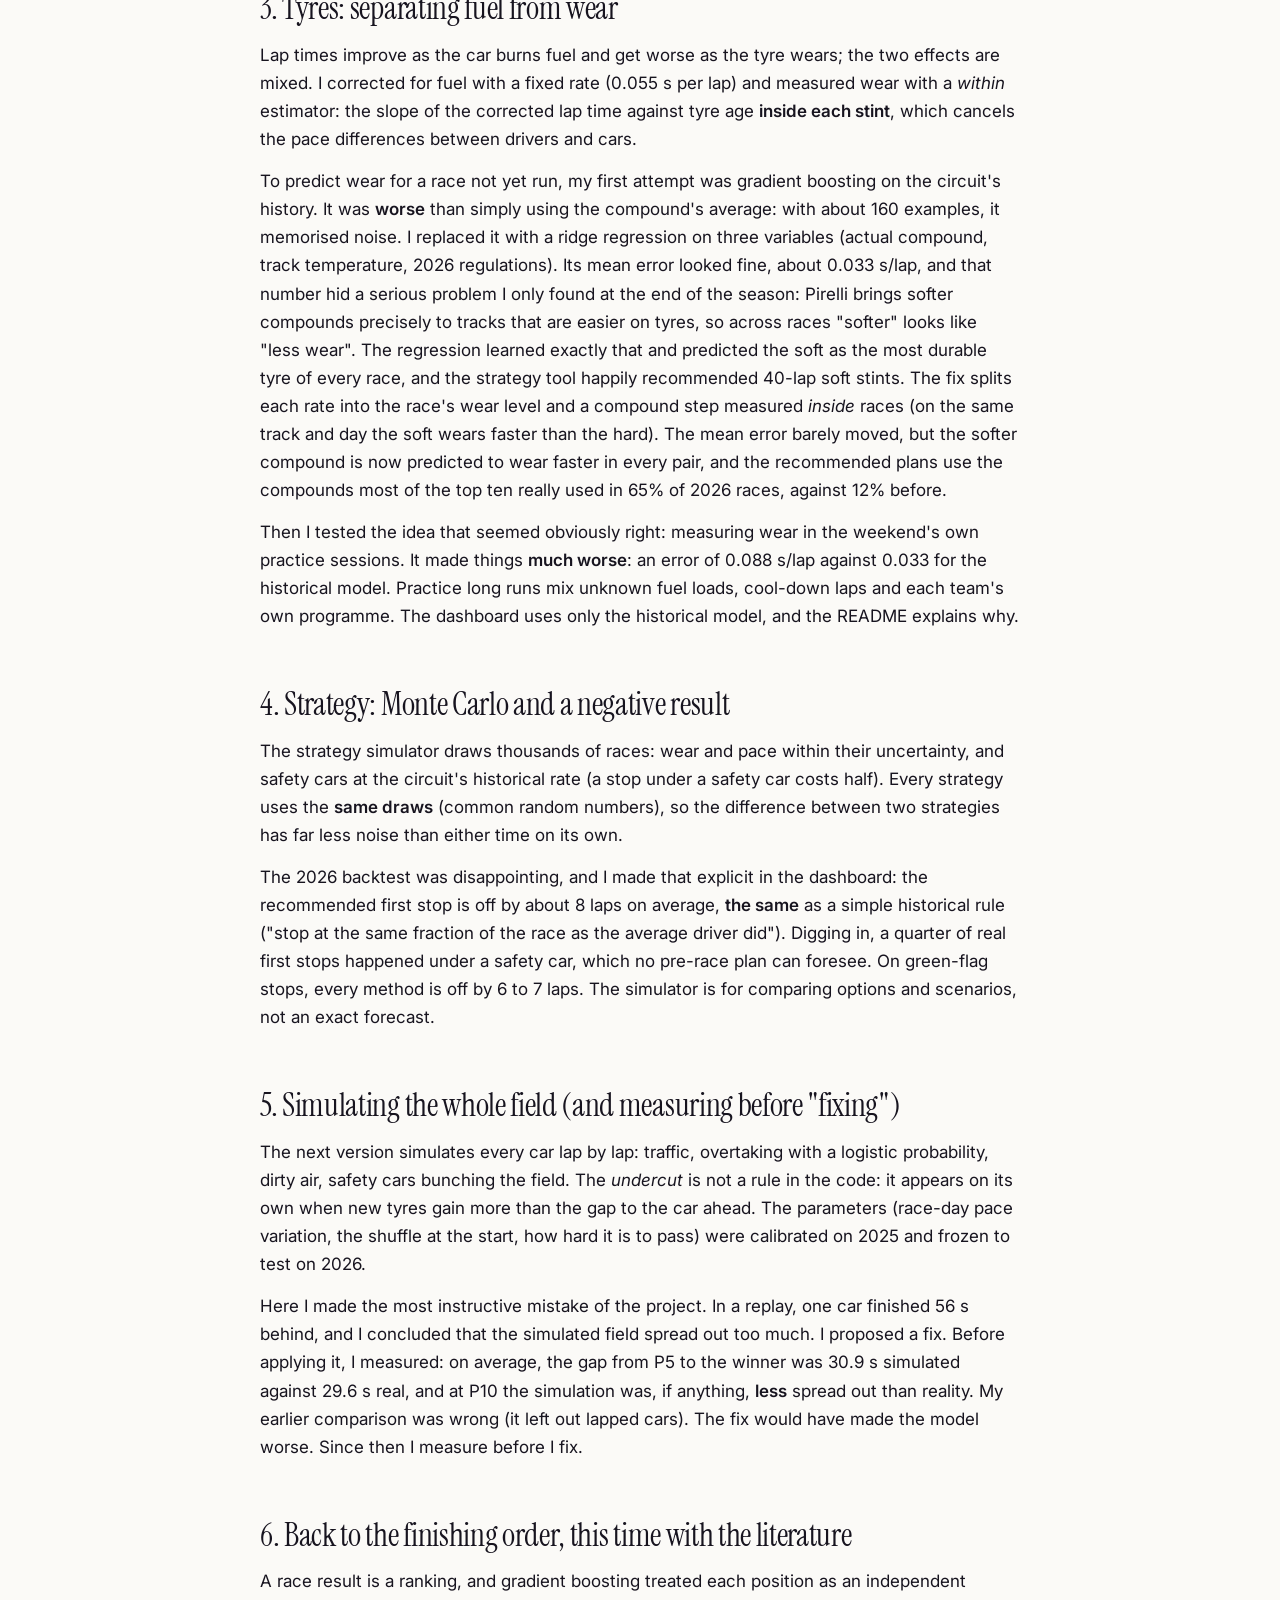
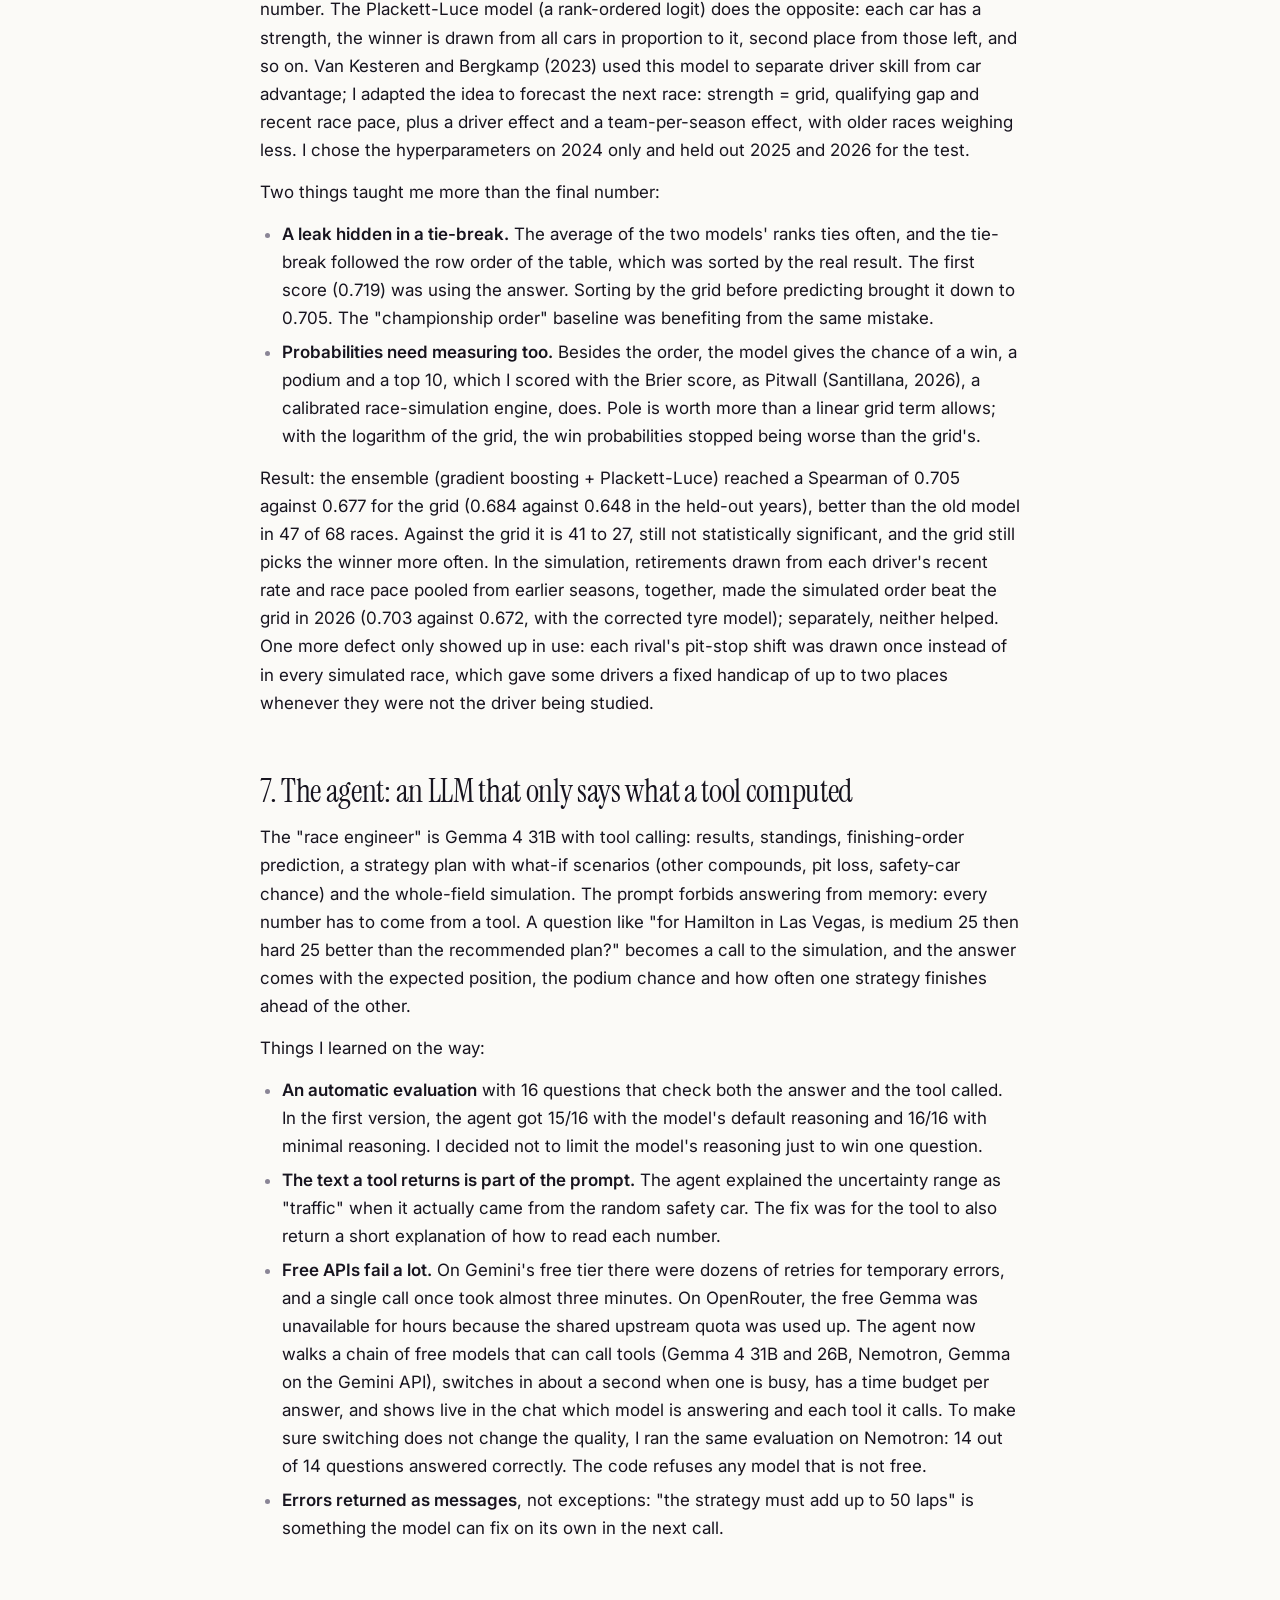
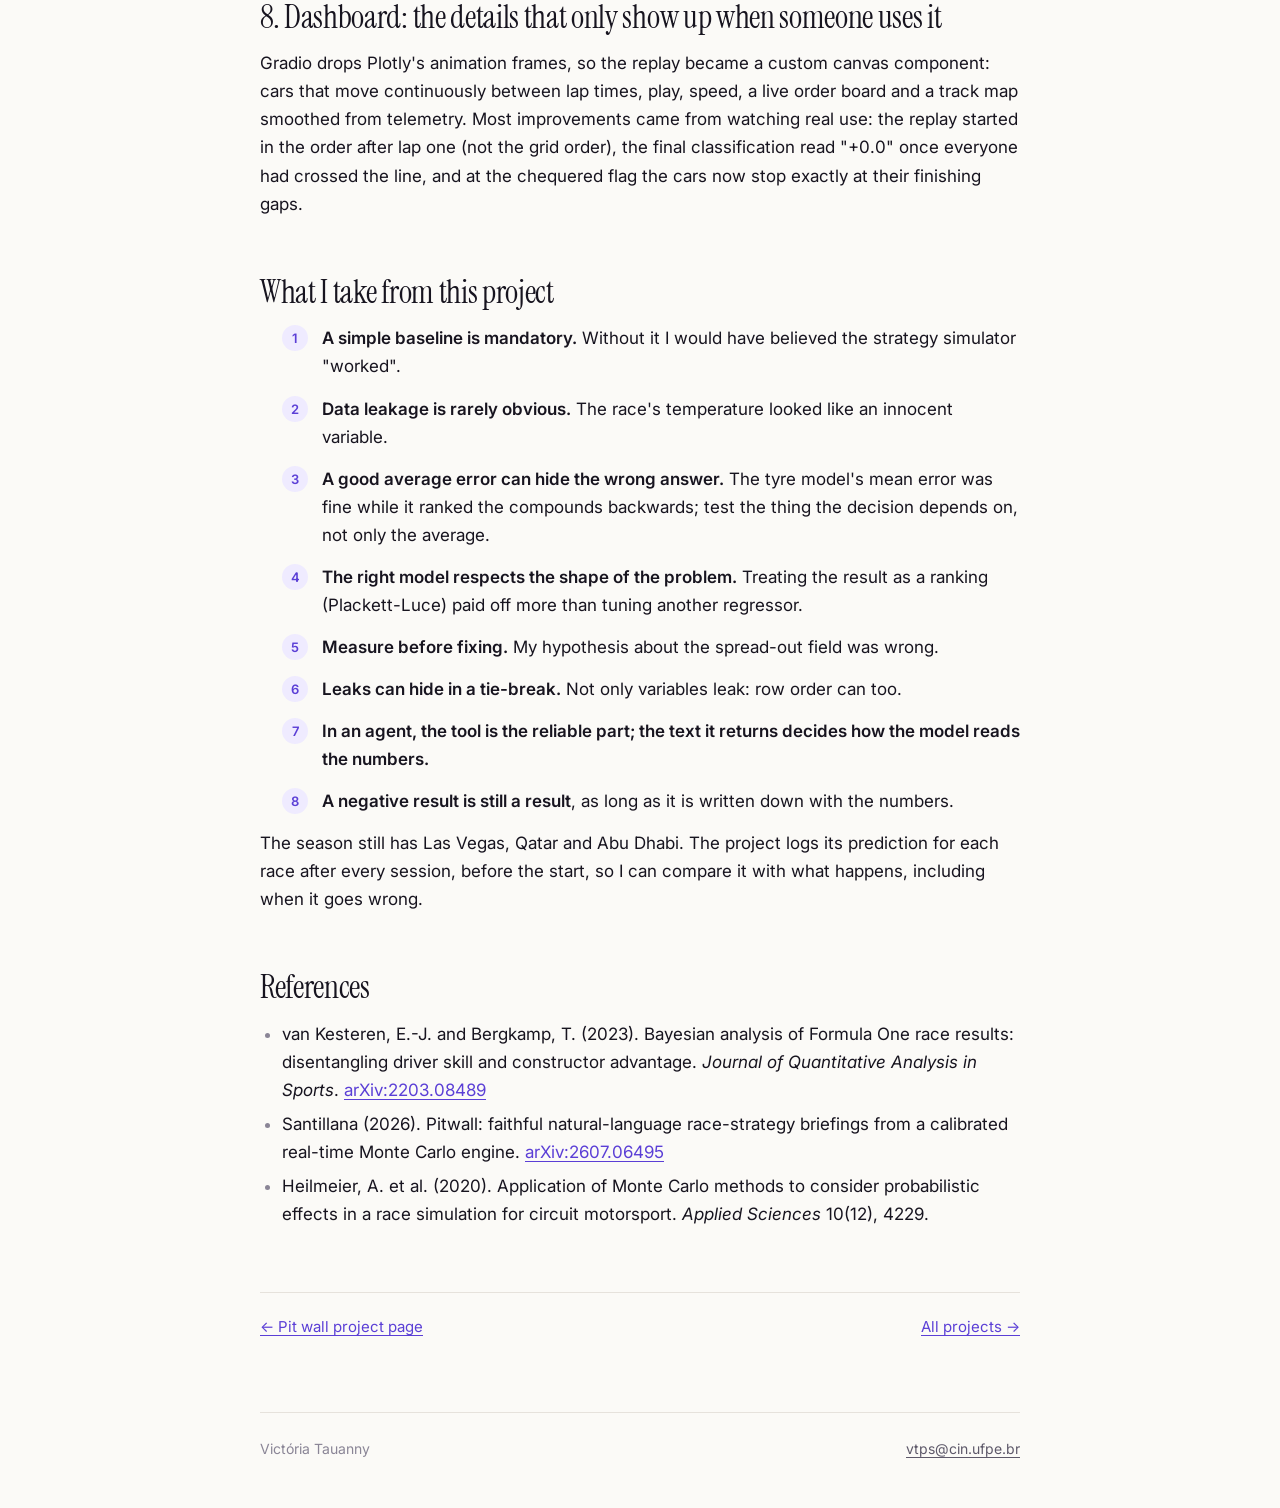
<file: ai/writing/f1-pit-wall/index.html>
<!doctype html>
<html lang="en">
<head>
<meta charset="utf-8">
<meta name="viewport" content="width=device-width, initial-scale=1">
<title>An F1 strategy engineer from public data · Victória Tauanny</title>
<meta name="description" content="How an F1 finishing-order predictor became a strategy engineer with a race simulation and an LLM agent, and what I learned on the way.">
<link rel="preconnect" href="https://fonts.googleapis.com">
<link rel="preconnect" href="https://fonts.gstatic.com" crossorigin>
<link rel="stylesheet" href="https://fonts.googleapis.com/css2?family=Instrument+Serif&family=Inter:wght@400;500;600&display=swap">
<link rel="stylesheet" href="../../style.css">
<script>try{var t=localStorage.getItem("theme");if(t==="dark"||t==="light")document.documentElement.setAttribute("data-theme",t)}catch(e){}</script>
</head>
<body>
<div class="page">
  <div class="topbar">
    <a class="back" href="../../pit-wall/">← Pit wall</a>
    <button class="theme" id="theme-toggle" type="button" aria-label="Switch between light and dark theme">Dark</button>
  </div>

  <header class="hero">
    <div class="kicker">Write-up · Pit wall · November 2026</div>
    <h1>An F1 strategy engineer from public data</h1>
    <p class="lede">How a finishing-order predictor turned into a strategy engineer with a race simulation and an LLM agent, and what I learned building it.</p>
    <div class="links">
      <a class="pill primary" href="https://huggingface.co/spaces/vtaua/f1-pit-wall" target="_blank" rel="noopener">Live demo ↗</a>
      <a class="pill" href="https://github.com/victoriaT19/f1-pit-wall" target="_blank" rel="noopener">Code, backtests &amp; test log ↗</a>
    </div>
  </header>

  <article class="prose">
    <p style="margin-top:40px">In December 2025 I built a finishing-order predictor for the Abu Dhabi GP: a random forest with the drivers' recent form and a measure of how similar each circuit is to Yas Marina. It got right what everyone gets right (whoever starts at the front usually finishes there) and said nothing about the part of a race I find most interesting, strategy. Over the 2026 season the project became something else: <strong>Pit wall</strong>, a strategy engineer built only from public data, with a dashboard, a simulation of the whole race and an LLM agent that answers questions by running the same calculations.</p>
    <p>This is the story of how it got there. The parts where the model lost to a simple rule taught me the most.</p>

    <h2>1. Data: the boring problem that decides everything</h2>
    <p>I used two free sources: FastF1 (results and grids) and OpenF1 (laps, stints, pit stops, weather, race control and telemetry). Both have rate limits. The first lesson came early: a long download that breaks halfway must not lose everything, and an interrupted gzip file is corrupt. So each event is saved as soon as it finishes, tables are written atomically (a temporary file, then a rename), and only what is missing is downloaded. Today one command updates everything after each session in about 35 seconds, and rewrites the lap file only if its content changed.</p>
    <p>The result: 68 races from 2024 to 2026 and 61,553 "clean" laps (no starts, no pit entries or exits, no safety car, no rain), plus Pirelli's compound nominations (C1 to C6) for every race, each row with its source.</p>

    <h2>2. The rule I repeated most: only what was known before the race</h2>
    <p>Every backtest is walk-forward: to predict race N, the model only sees earlier races. That sounds obvious until the subtle leaks show up. One example: track temperature. I was using the race's own temperature, which obviously does not exist before the start. The right version uses the average of the weekend's practice sessions, or the circuit's history when there has been no practice yet.</p>
    <p>With that discipline, the first version of the finishing-order model (gradient boosting) came out only <strong>slightly</strong> above the starting grid: a mean Spearman of 0.691 against 0.677 over 68 races, and it lost to the grid in almost half of them. I came back to this model at the end of the project (section 6).</p>

    <h2>3. Tyres: separating fuel from wear</h2>
    <p>Lap times improve as the car burns fuel and get worse as the tyre wears; the two effects are mixed. I corrected for fuel with a fixed rate (0.055 s per lap) and measured wear with a <em>within</em> estimator: the slope of the corrected lap time against tyre age <strong>inside each stint</strong>, which cancels the pace differences between drivers and cars.</p>
    <p>To predict wear for a race not yet run, my first attempt was gradient boosting on the circuit's history. It was <strong>worse</strong> than simply using the compound's average: with about 160 examples, it memorised noise. I replaced it with a ridge regression on three variables (actual compound, track temperature, 2026 regulations). Its mean error looked fine, about 0.033 s/lap, and that number hid a serious problem I only found at the end of the season: Pirelli brings softer compounds precisely to tracks that are easier on tyres, so across races "softer" looks like "less wear". The regression learned exactly that and predicted the soft as the most durable tyre of every race, and the strategy tool happily recommended 40-lap soft stints. The fix splits each rate into the race's wear level and a compound step measured <em>inside</em> races (on the same track and day the soft wears faster than the hard). The mean error barely moved, but the softer compound is now predicted to wear faster in every pair, and the recommended plans use the compounds most of the top ten really used in 65% of 2026 races, against 12% before.</p>
    <p>Then I tested the idea that seemed obviously right: measuring wear in the weekend's own practice sessions. It made things <strong>much worse</strong>: an error of 0.088 s/lap against 0.033 for the historical model. Practice long runs mix unknown fuel loads, cool-down laps and each team's own programme. The dashboard uses only the historical model, and the README explains why.</p>

    <h2>4. Strategy: Monte Carlo and a negative result</h2>
    <p>The strategy simulator draws thousands of races: wear and pace within their uncertainty, and safety cars at the circuit's historical rate (a stop under a safety car costs half). Every strategy uses the <strong>same draws</strong> (common random numbers), so the difference between two strategies has far less noise than either time on its own.</p>
    <p>The 2026 backtest was disappointing, and I made that explicit in the dashboard: the recommended first stop is off by about 8 laps on average, <strong>the same</strong> as a simple historical rule ("stop at the same fraction of the race as the average driver did"). Digging in, a quarter of real first stops happened under a safety car, which no pre-race plan can foresee. On green-flag stops, every method is off by 6 to 7 laps. The simulator is for comparing options and scenarios, not an exact forecast.</p>

    <h2>5. Simulating the whole field (and measuring before "fixing")</h2>
    <p>The next version simulates every car lap by lap: traffic, overtaking with a logistic probability, dirty air, safety cars bunching the field. The <em>undercut</em> is not a rule in the code: it appears on its own when new tyres gain more than the gap to the car ahead. The parameters (race-day pace variation, the shuffle at the start, how hard it is to pass) were calibrated on 2025 and frozen to test on 2026.</p>
    <p>Here I made the most instructive mistake of the project. In a replay, one car finished 56 s behind, and I concluded that the simulated field spread out too much. I proposed a fix. Before applying it, I measured: on average, the gap from P5 to the winner was 30.9 s simulated against 29.6 s real, and at P10 the simulation was, if anything, <strong>less</strong> spread out than reality. My earlier comparison was wrong (it left out lapped cars). The fix would have made the model worse. Since then I measure before I fix.</p>

    <h2>6. Back to the finishing order, this time with the literature</h2>
    <p>A race result is a ranking, and gradient boosting treated each position as an independent number. The Plackett-Luce model (a rank-ordered logit) does the opposite: each car has a strength, the winner is drawn from all cars in proportion to it, second place from those left, and so on. Van Kesteren and Bergkamp (2023) used this model to separate driver skill from car advantage; I adapted the idea to forecast the next race: strength = grid, qualifying gap and recent race pace, plus a driver effect and a team-per-season effect, with older races weighing less. I chose the hyperparameters on 2024 only and held out 2025 and 2026 for the test.</p>
    <p>Two things taught me more than the final number:</p>
    <ul>
      <li><strong>A leak hidden in a tie-break.</strong> The average of the two models' ranks ties often, and the tie-break followed the row order of the table, which was sorted by the real result. The first score (0.719) was using the answer. Sorting by the grid before predicting brought it down to 0.705. The "championship order" baseline was benefiting from the same mistake.</li>
      <li><strong>Probabilities need measuring too.</strong> Besides the order, the model gives the chance of a win, a podium and a top 10, which I scored with the Brier score, as Pitwall (Santillana, 2026), a calibrated race-simulation engine, does. Pole is worth more than a linear grid term allows; with the logarithm of the grid, the win probabilities stopped being worse than the grid's.</li>
    </ul>
    <p>Result: the ensemble (gradient boosting + Plackett-Luce) reached a Spearman of 0.705 against 0.677 for the grid (0.684 against 0.648 in the held-out years), better than the old model in 47 of 68 races. Against the grid it is 41 to 27, still not statistically significant, and the grid still picks the winner more often. In the simulation, retirements drawn from each driver's recent rate and race pace pooled from earlier seasons, together, made the simulated order beat the grid in 2026 (0.703 against 0.672, with the corrected tyre model); separately, neither helped. One more defect only showed up in use: each rival's pit-stop shift was drawn once instead of in every simulated race, which gave some drivers a fixed handicap of up to two places whenever they were not the driver being studied.</p>

    <h2>7. The agent: an LLM that only says what a tool computed</h2>
    <p>The "race engineer" is Gemma 4 31B with tool calling: results, standings, finishing-order prediction, a strategy plan with what-if scenarios (other compounds, pit loss, safety-car chance) and the whole-field simulation. The prompt forbids answering from memory: every number has to come from a tool. A question like "for Hamilton in Las Vegas, is medium 25 then hard 25 better than the recommended plan?" becomes a call to the simulation, and the answer comes with the expected position, the podium chance and how often one strategy finishes ahead of the other.</p>
    <p>Things I learned on the way:</p>
    <ul>
      <li><strong>An automatic evaluation</strong> with 16 questions that check both the answer and the tool called. In the first version, the agent got 15/16 with the model's default reasoning and 16/16 with minimal reasoning. I decided not to limit the model's reasoning just to win one question.</li>
      <li><strong>The text a tool returns is part of the prompt.</strong> The agent explained the uncertainty range as "traffic" when it actually came from the random safety car. The fix was for the tool to also return a short explanation of how to read each number.</li>
      <li><strong>Free APIs fail a lot.</strong> On Gemini's free tier there were dozens of retries for temporary errors, and a single call once took almost three minutes. On OpenRouter, the free Gemma was unavailable for hours because the shared upstream quota was used up. The agent now walks a chain of free models that can call tools (Gemma 4 31B and 26B, Nemotron, Gemma on the Gemini API), switches in about a second when one is busy, has a time budget per answer, and shows live in the chat which model is answering and each tool it calls. To make sure switching does not change the quality, I ran the same evaluation on Nemotron: 14 out of 14 questions answered correctly. The code refuses any model that is not free.</li>
      <li><strong>Errors returned as messages</strong>, not exceptions: "the strategy must add up to 50 laps" is something the model can fix on its own in the next call.</li>
    </ul>

    <h2>8. Dashboard: the details that only show up when someone uses it</h2>
    <p>Gradio drops Plotly's animation frames, so the replay became a custom canvas component: cars that move continuously between lap times, play, speed, a live order board and a track map smoothed from telemetry. Most improvements came from watching real use: the replay started in the order after lap one (not the grid order), the final classification read "+0.0" once everyone had crossed the line, and at the chequered flag the cars now stop exactly at their finishing gaps.</p>

    <h2>What I take from this project</h2>
    <ol class="learned">
      <li><strong>A simple baseline is mandatory.</strong> Without it I would have believed the strategy simulator "worked".</li>
      <li><strong>Data leakage is rarely obvious.</strong> The race's temperature looked like an innocent variable.</li>
      <li><strong>A good average error can hide the wrong answer.</strong> The tyre model's mean error was fine while it ranked the compounds backwards; test the thing the decision depends on, not only the average.</li>
      <li><strong>The right model respects the shape of the problem.</strong> Treating the result as a ranking (Plackett-Luce) paid off more than tuning another regressor.</li>
      <li><strong>Measure before fixing.</strong> My hypothesis about the spread-out field was wrong.</li>
      <li><strong>Leaks can hide in a tie-break.</strong> Not only variables leak: row order can too.</li>
      <li><strong>In an agent, the tool is the reliable part; the text it returns decides how the model reads the numbers.</strong></li>
      <li><strong>A negative result is still a result</strong>, as long as it is written down with the numbers.</li>
    </ol>
    <p>The season still has Las Vegas, Qatar and Abu Dhabi. The project logs its prediction for each race after every session, before the start, so I can compare it with what happens, including when it goes wrong.</p>

    <h2>References</h2>
    <ul>
      <li>van Kesteren, E.-J. and Bergkamp, T. (2023). Bayesian analysis of Formula One race results: disentangling driver skill and constructor advantage. <em>Journal of Quantitative Analysis in Sports</em>. <a href="https://arxiv.org/abs/2203.08489" target="_blank" rel="noopener">arXiv:2203.08489</a></li>
      <li>Santillana (2026). Pitwall: faithful natural-language race-strategy briefings from a calibrated real-time Monte Carlo engine. <a href="https://arxiv.org/abs/2607.06495" target="_blank" rel="noopener">arXiv:2607.06495</a></li>
      <li>Heilmeier, A. et al. (2020). Application of Monte Carlo methods to consider probabilistic effects in a race simulation for circuit motorsport. <em>Applied Sciences</em> 10(12), 4229.</li>
    </ul>
  </article>

  <nav class="next" aria-label="More">
    <a href="../../pit-wall/">← Pit wall project page</a>
    <a href="../../">All projects →</a>
  </nav>
  <footer>
    <span>Victória Tauanny</span>
    <span><a href="mailto:vtps@cin.ufpe.br">vtps@cin.ufpe.br</a></span>
  </footer>
</div>
<script src="../../site.js"></script>
</body>
</html>
</file>
<file: ai/style.css>
/* AI & ML pages: editorial and quiet. Serif display, sans body, one accent. */
:root {
  --bg: #fbfaf7; --surface: #ffffff; --ink: #17141f; --muted: #5d5869; --faint: #8a8596;
  --line: #e6e2dc; --accent: #5b3fd6; --accent-soft: #efebff; --mark: #fff3b0;
  --f-display: "Instrument Serif", Georgia, "Times New Roman", serif;
  --f-body: "Inter", "Segoe UI", system-ui, sans-serif;
  color-scheme: light;
}
:root[data-theme="dark"] {
  --bg: #100e16; --surface: #17141f; --ink: #f2f0f7; --muted: #b3aec0; --faint: #847f92;
  --line: #2a2634; --accent: #a996ff; --accent-soft: #221d36; --mark: #3a3420;
  color-scheme: dark;
}
@media (prefers-color-scheme: dark) {
  :root:not([data-theme="light"]) {
    --bg: #100e16; --surface: #17141f; --ink: #f2f0f7; --muted: #b3aec0; --faint: #847f92;
    --line: #2a2634; --accent: #a996ff; --accent-soft: #221d36; --mark: #3a3420;
    color-scheme: dark;
  }
}

* { box-sizing: border-box; }
html { scroll-behavior: smooth; }
body {
  margin: 0; background: var(--bg); color: var(--ink);
  font: 400 17px/1.65 var(--f-body);
  padding-left: max(20px, env(safe-area-inset-left, 0px));
  padding-right: max(20px, env(safe-area-inset-right, 0px));
  -webkit-font-smoothing: antialiased;
}
a { color: var(--accent); text-decoration-thickness: 1px; text-underline-offset: 3px; }
a:hover { text-decoration-thickness: 2px; }
a:focus-visible, button:focus-visible { outline: 2px solid var(--accent); outline-offset: 3px; border-radius: 4px; }
.page { max-width: 760px; margin: 0 auto; }

.topbar { display: flex; justify-content: space-between; align-items: center; gap: 16px; padding-block: 24px 0; font-size: 14px; }
.topbar a { color: var(--muted); text-decoration: none; }
.topbar a:hover { color: var(--ink); }
.theme { background: none; border: 1px solid var(--line); color: var(--muted); border-radius: 999px; padding: 6px 12px; font: 500 13px/1 var(--f-body); cursor: pointer; }
.theme:hover { color: var(--ink); border-color: var(--muted); }

h1, h2 { font-family: var(--f-display); font-weight: 400; letter-spacing: -0.01em; }
h1 { font-size: clamp(44px, 8vw, 72px); line-height: 1.02; margin: 0; text-wrap: balance; }
h2 { font-size: 32px; line-height: 1.15; margin: 56px 0 14px; }
h3 { font: 600 17px/1.4 var(--f-body); margin: 28px 0 6px; }
p { margin: 0 0 14px; }
.kicker { font: 500 14px/1.4 var(--f-body); color: var(--faint); text-transform: uppercase; letter-spacing: .08em; margin-bottom: 18px; }
.lede { font-size: 20px; line-height: 1.55; color: var(--muted); margin: 22px 0 0; max-width: 40em; }
.lede strong { color: var(--ink); font-weight: 600; }

/* Links row */
.links { display: flex; flex-wrap: wrap; gap: 8px 10px; margin-top: 26px; }
.pill { display: inline-flex; align-items: center; gap: 6px; padding: 8px 14px; border: 1px solid var(--line); border-radius: 999px;
  color: var(--ink); text-decoration: none; font: 500 14px/1 var(--f-body); background: var(--surface); }
.pill:hover { border-color: var(--accent); color: var(--accent); }
.pill.primary { background: var(--accent); border-color: var(--accent); color: var(--bg); }
.pill.primary:hover { filter: brightness(1.08); color: var(--bg); }

header.hero { padding-block: clamp(48px, 9vw, 96px) 8px; }

/* Index: project list */
.section-label { font: 600 13px/1 var(--f-body); color: var(--faint); text-transform: uppercase; letter-spacing: .1em; margin: 64px 0 8px; }
.projects { list-style: none; margin: 0; padding: 0; border-top: 1px solid var(--line); }
.projects li { border-bottom: 1px solid var(--line); }
.projects a { display: grid; grid-template-columns: 34px minmax(0, 1fr) auto; gap: 4px 16px; align-items: baseline;
  padding: 22px 4px; text-decoration: none; color: var(--ink); transition: background .15s; }
.projects a:hover { background: var(--accent-soft); }
.projects .n { font: 500 14px/1 var(--f-body); color: var(--faint); font-variant-numeric: tabular-nums; }
.projects .t { font: 400 28px/1.15 var(--f-display); }
.projects .go { font-size: 20px; color: var(--faint); transition: transform .15s, color .15s; }
.projects a:hover .go { transform: translateX(4px); color: var(--accent); }
.projects .d { grid-column: 2 / 4; color: var(--muted); font-size: 16px; }
.projects .m { grid-column: 2 / 4; font: 500 13px/1.4 var(--f-body); color: var(--faint); margin-top: 2px; }

.plain { list-style: none; margin: 0; padding: 0; border-top: 1px solid var(--line); }
.plain li { display: grid; grid-template-columns: 110px minmax(0, 1fr); gap: 2px 16px; padding: 14px 4px; border-bottom: 1px solid var(--line); font-size: 16px; }
.plain .when { color: var(--faint); font-size: 14px; font-variant-numeric: tabular-nums; }
.plain .what { color: var(--muted); }
.plain .what b { color: var(--ink); font-weight: 600; }

/* Project page */
.back { font-size: 14px; }
.facts { display: grid; grid-template-columns: repeat(auto-fit, minmax(min(100%, 200px), 1fr)); gap: 1px; margin-top: 40px;
  background: var(--line); border: 1px solid var(--line); border-radius: 14px; overflow: hidden; }
.fact { background: var(--surface); padding: 18px 20px; }
.fact b { display: block; font: 400 34px/1.05 var(--f-display); color: var(--ink); font-variant-numeric: tabular-nums; }
.fact span { display: block; font-size: 14px; line-height: 1.45; color: var(--muted); margin-top: 6px; }
.prose ul, .prose ol { padding-left: 22px; margin: 0 0 14px; }
.prose li { margin-bottom: 6px; }
.prose li::marker { color: var(--faint); }
.prose strong { font-weight: 600; }
.prose mark { background: var(--mark); color: inherit; padding: 0 2px; border-radius: 3px; }
.learned { list-style: none; padding: 0; counter-reset: l; }
.learned li { counter-increment: l; position: relative; padding-left: 40px; margin-bottom: 14px; }
.learned li::before { content: counter(l); position: absolute; left: 0; top: 1px; width: 26px; height: 26px; border-radius: 50%;
  background: var(--accent-soft); color: var(--accent); font: 600 13px/26px var(--f-body); text-align: center; }
table { width: 100%; border-collapse: collapse; font-size: 15px; margin: 6px 0 18px; font-variant-numeric: tabular-nums; }
th, td { text-align: left; padding: 9px 10px; border-bottom: 1px solid var(--line); vertical-align: top; }
th { font-weight: 600; color: var(--muted); font-size: 13px; text-transform: uppercase; letter-spacing: .05em; }
td.num, th.num { text-align: right; }
.table-wrap { overflow-x: auto; }
.tags { display: flex; flex-wrap: wrap; gap: 6px; margin-top: 10px; padding: 0; list-style: none; }
.tags li { font: 500 13px/1 var(--f-body); color: var(--muted); padding: 6px 10px; border-radius: 999px; background: var(--accent-soft); }
.next { display: flex; justify-content: space-between; gap: 16px; flex-wrap: wrap; margin-top: 64px; padding-top: 22px; border-top: 1px solid var(--line); font-size: 15px; }

footer { margin-top: 72px; padding-block: 24px 48px; border-top: 1px solid var(--line); color: var(--faint); font-size: 14px;
  display: flex; flex-wrap: wrap; justify-content: space-between; gap: 10px; }
footer a { color: var(--muted); }

@media (max-width: 560px) {
  .projects a { grid-template-columns: minmax(0, 1fr) auto; }
  .projects .n { display: none; }
  .projects .d, .projects .m { grid-column: 1 / 3; }
  .plain li { grid-template-columns: minmax(0, 1fr); }
  h2 { font-size: 28px; margin-top: 44px; }
}
@media (prefers-reduced-motion: reduce) { * { transition: none !important; scroll-behavior: auto !important; } }
</file>
